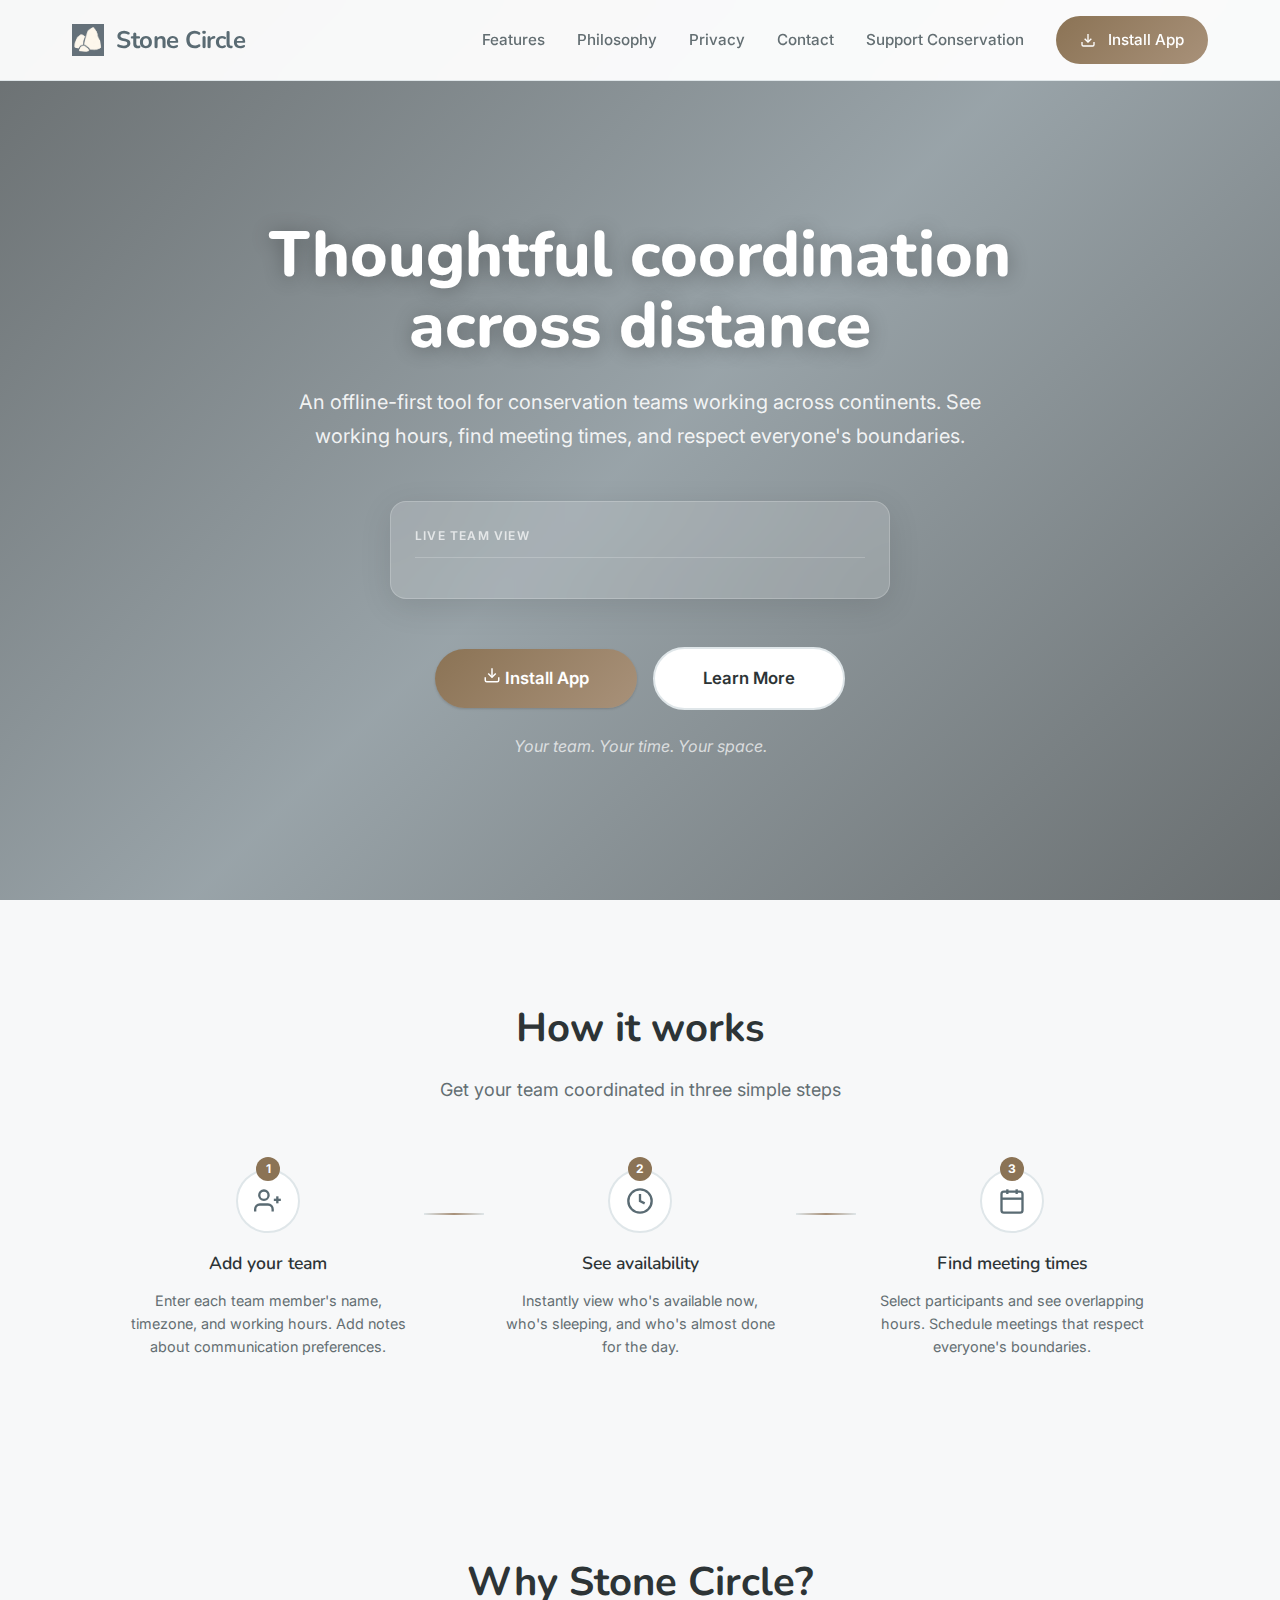
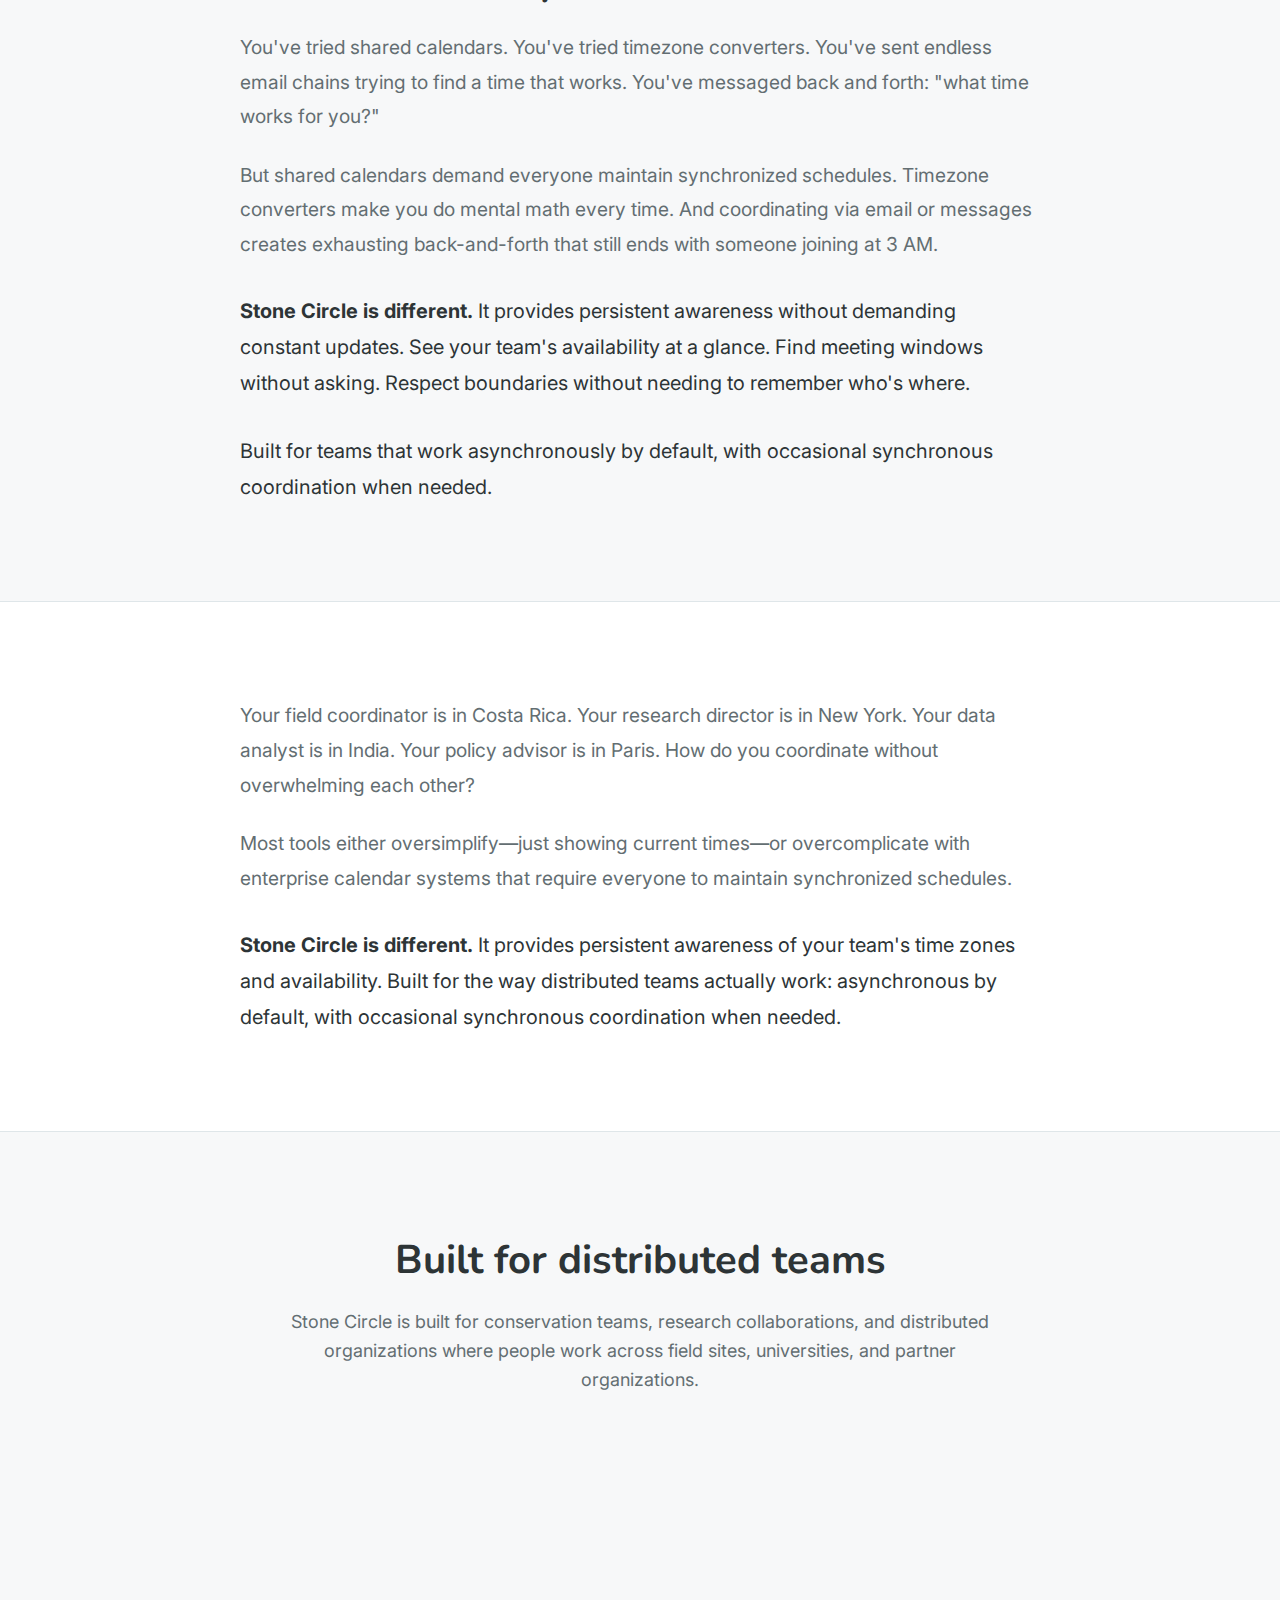
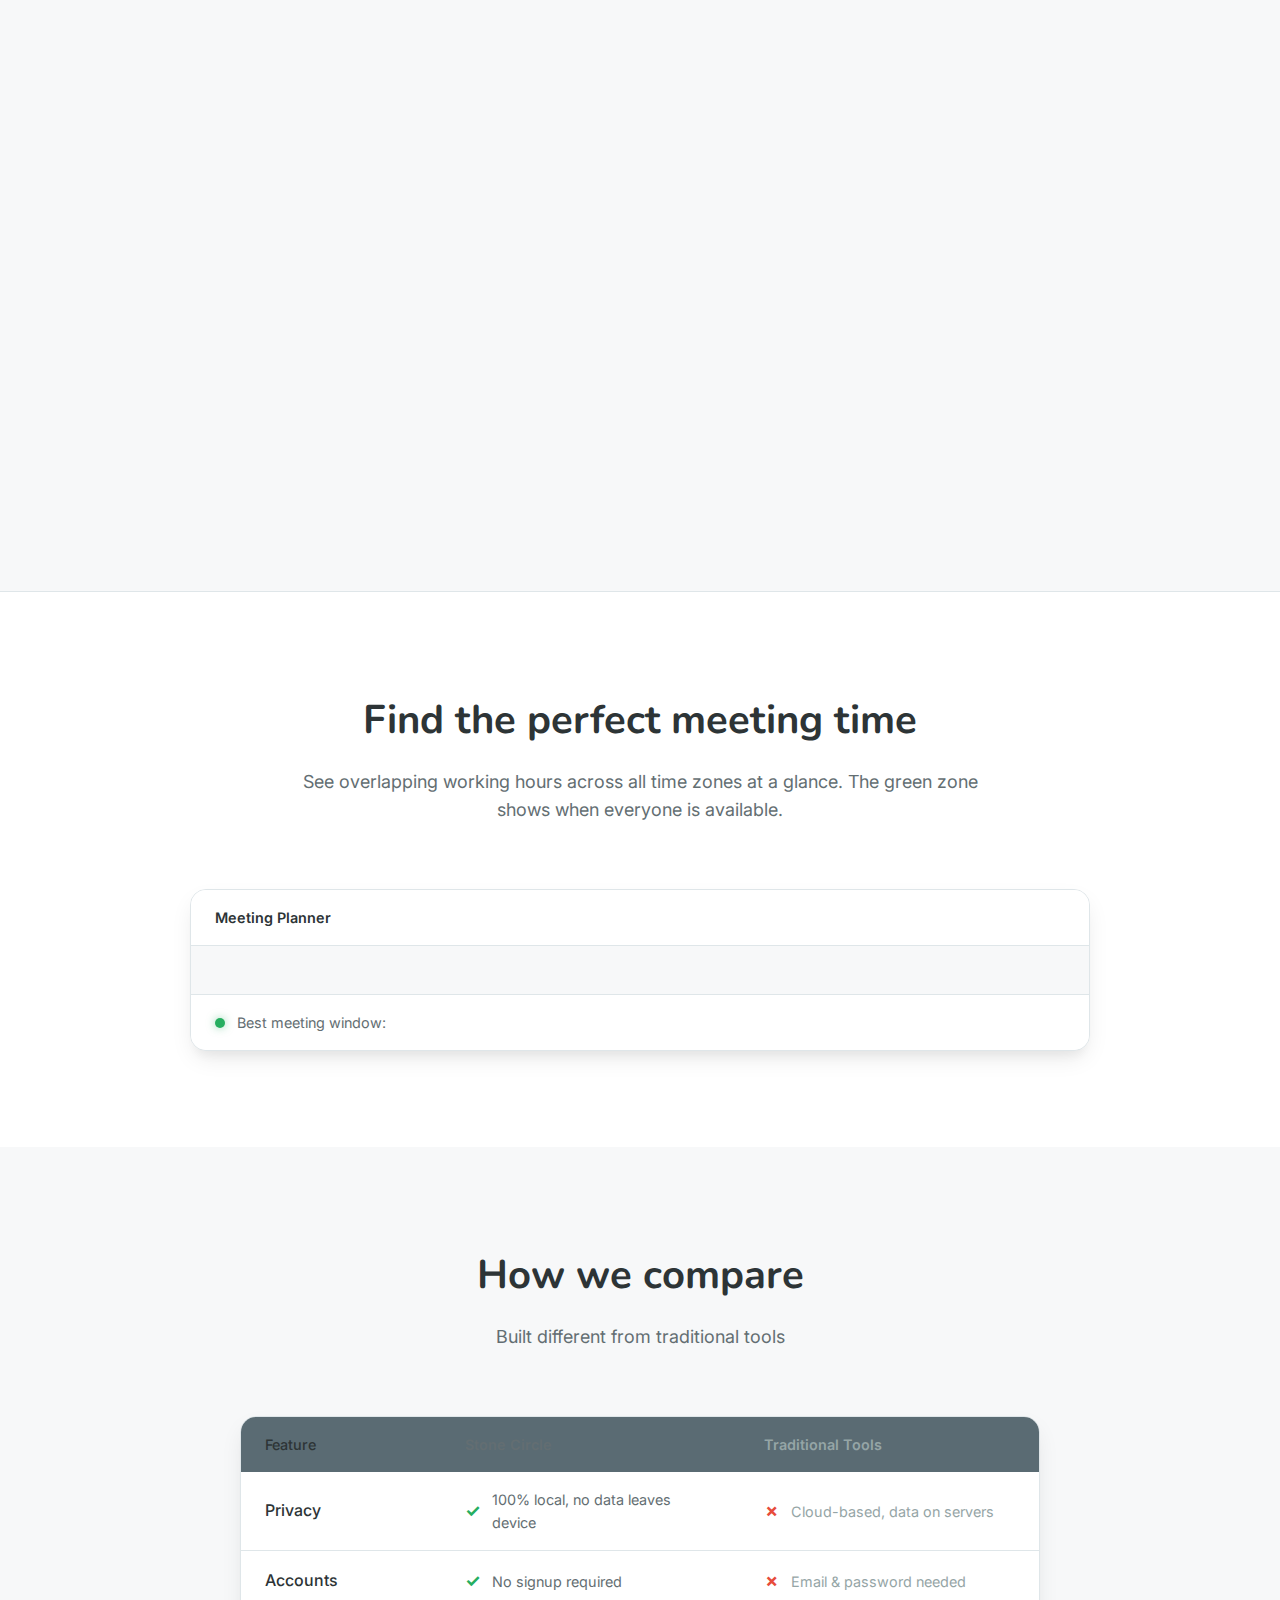
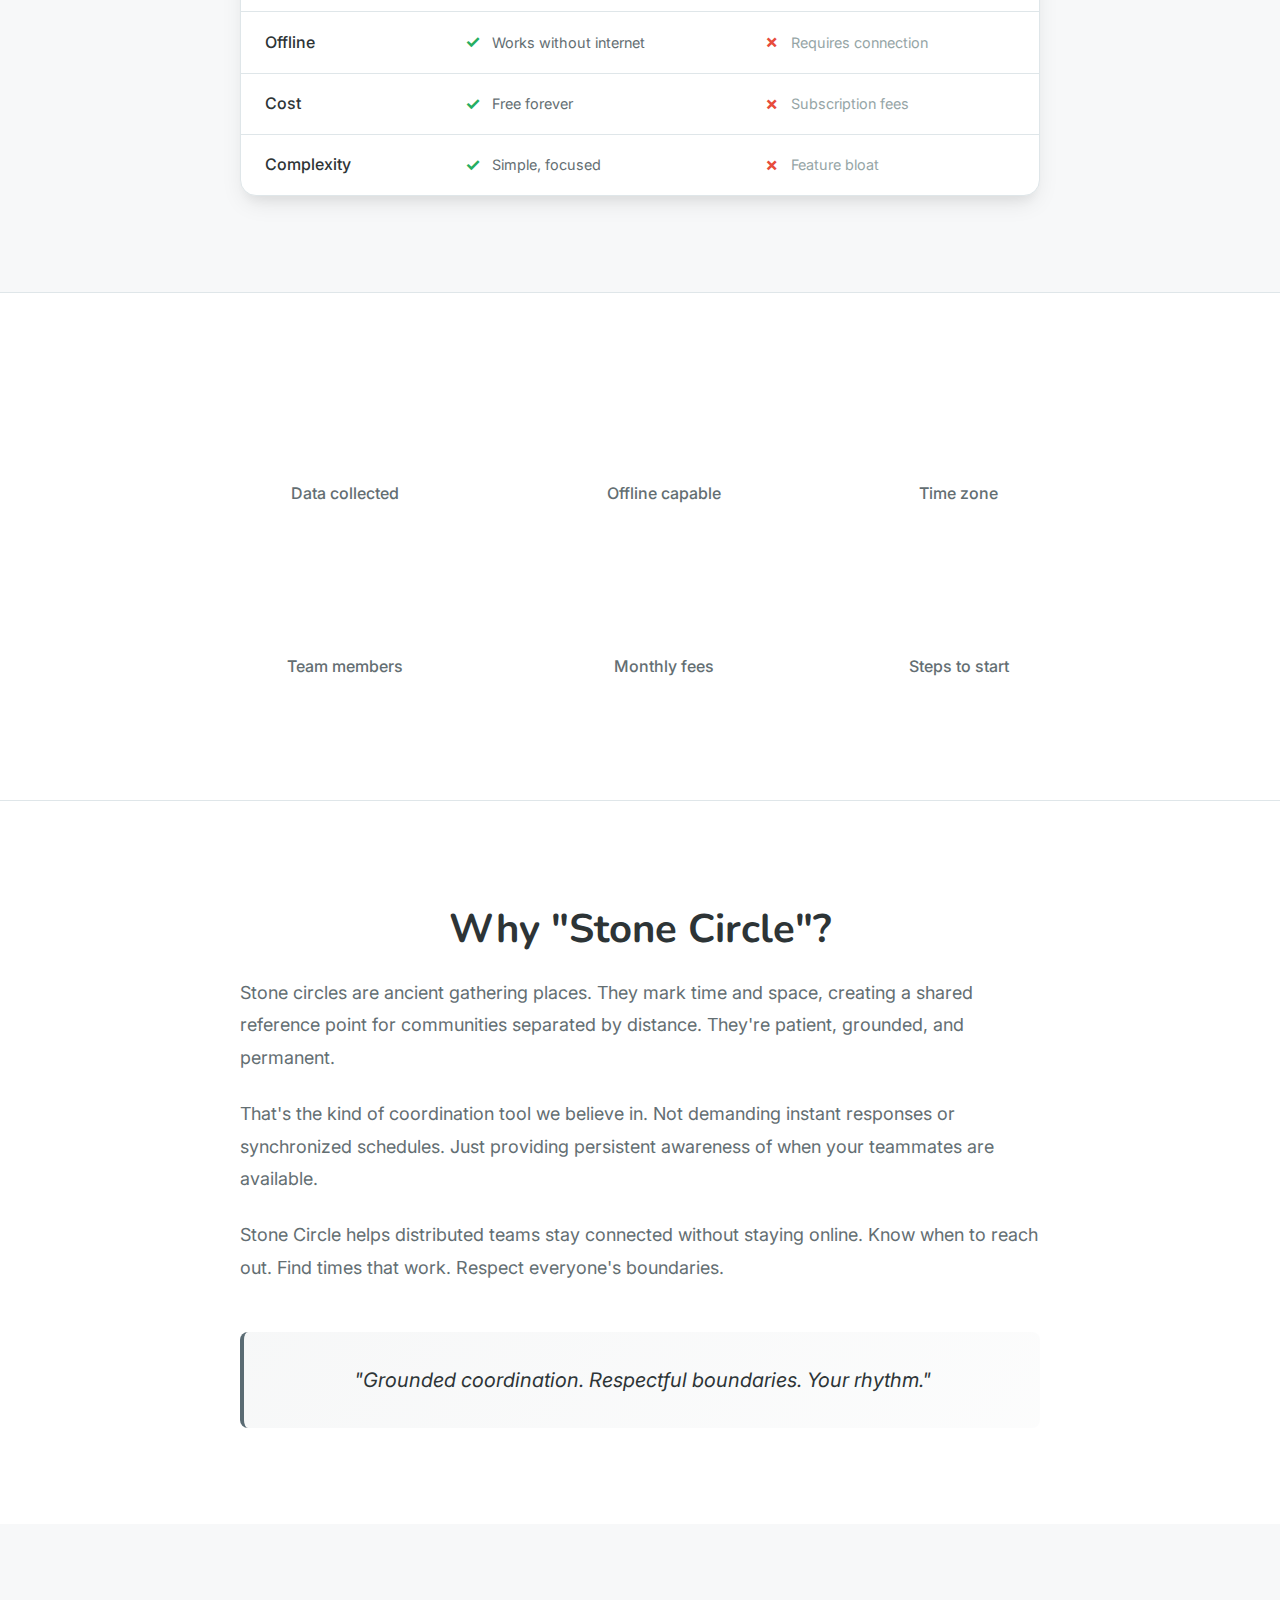
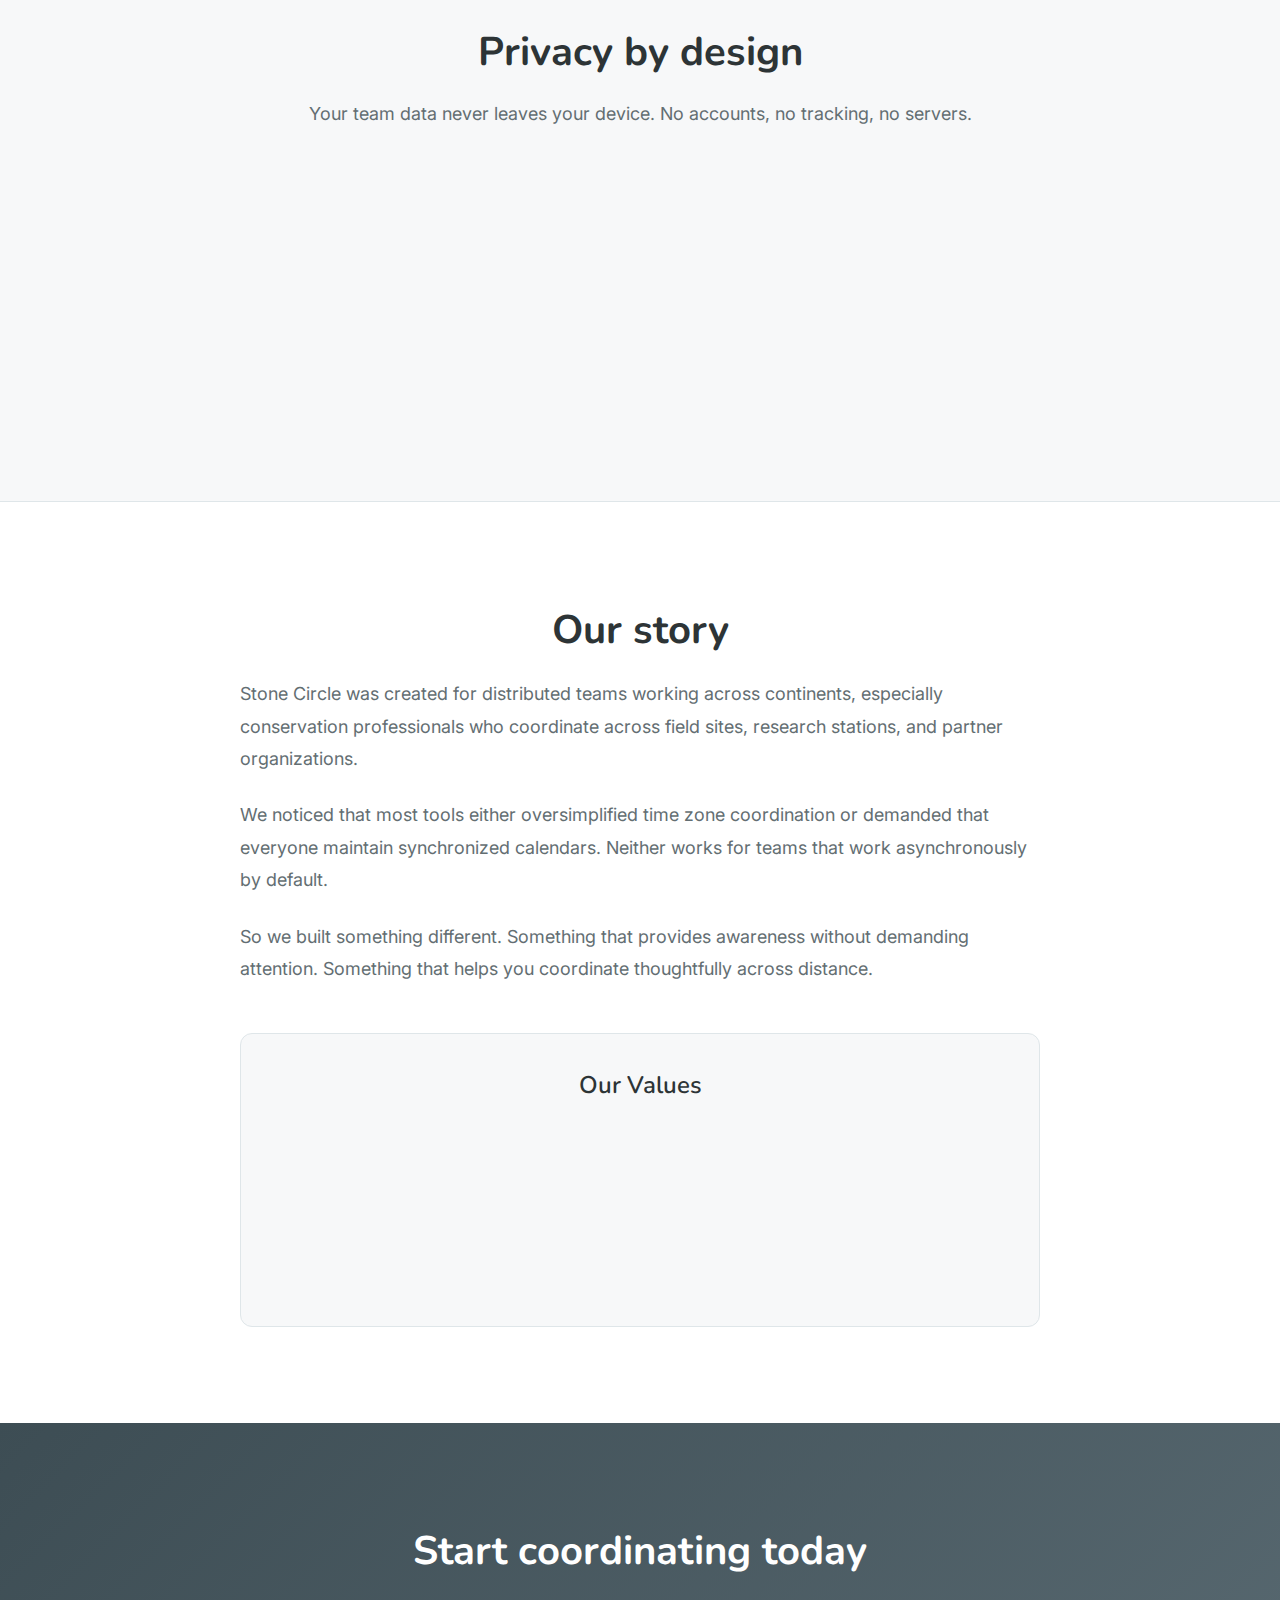
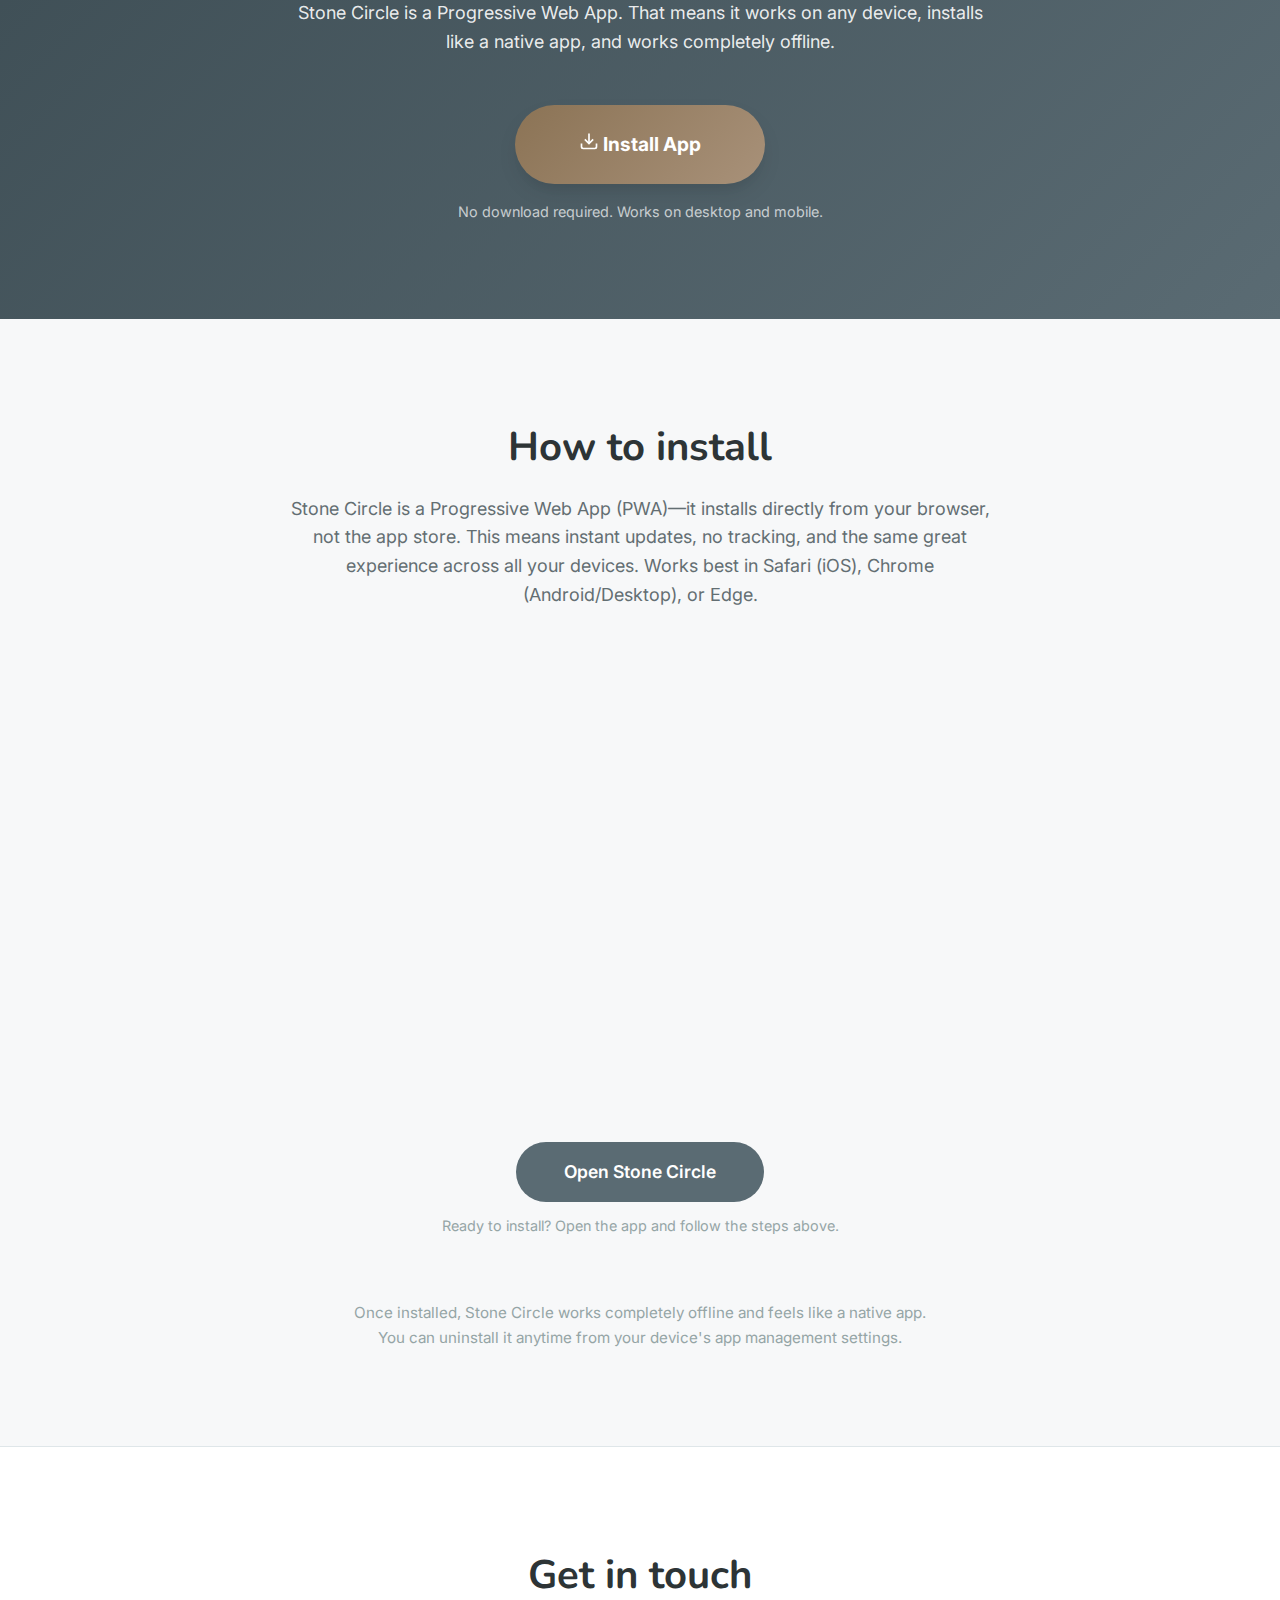
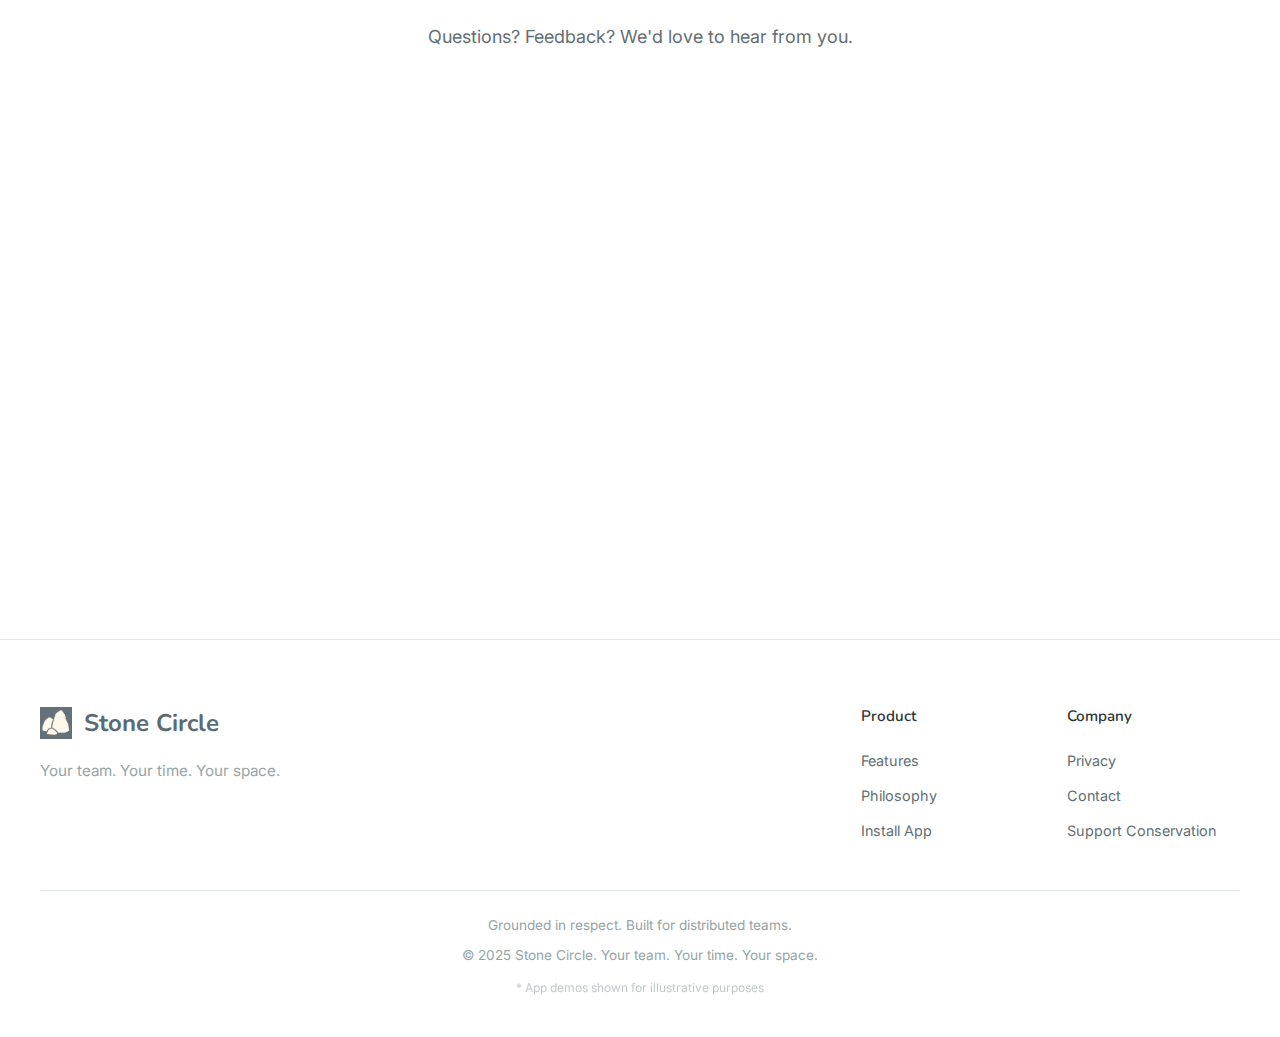
<file: index.html>
<!DOCTYPE html>
<html lang="en">
<head>
    <meta charset="UTF-8">
    <meta name="viewport" content="width=device-width, initial-scale=1.0">
    <title>Stone Circle - Time zone awareness for distributed teams</title>
    <meta name="description" content="An offline-first tool for distributed conservation teams. See working hours across time zones, find meeting times, and respect everyone's boundaries.">

    <!-- Favicon -->
    <link rel="icon" type="image/png" href="logo.png">
    <link rel="apple-touch-icon" href="logo.png">

    <!-- Social Meta Tags -->
    <meta property="og:title" content="Stone Circle - Time zone awareness for distributed teams">
    <meta property="og:description" content="An offline-first tool for distributed conservation teams working across continents.">
    <meta property="og:image" content="https://stonecircle.space/logo.png">
    <meta property="og:url" content="https://stonecircle.space">
    <meta property="og:type" content="website">
    <meta name="twitter:card" content="summary_large_image">
    <meta name="twitter:title" content="Stone Circle - Time zone awareness for distributed teams">
    <meta name="twitter:description" content="An offline-first tool for distributed conservation teams working across continents.">
    <meta name="twitter:image" content="https://stonecircle.space/logo.png">

    <!-- Fonts -->
    <link rel="preconnect" href="https://fonts.googleapis.com">
    <link rel="preconnect" href="https://fonts.gstatic.com" crossorigin>
    <link href="https://fonts.googleapis.com/css2?family=Inter:wght@300;400;500;600&family=Nunito:wght@600;700;800&display=swap" rel="stylesheet">

    <link rel="stylesheet" href="styles.css">
</head>
<body>
    <!-- Navigation -->
    <nav class="nav">
        <div class="nav-container">
            <div class="nav-logo">
                <img src="logo.png" alt="Stone Circle" class="logo-icon">
                <span class="logo-text">Stone Circle</span>
            </div>
            <button class="mobile-menu-toggle" aria-label="Toggle menu">
                <span></span>
                <span></span>
                <span></span>
            </button>
            <div class="nav-links">
                <a href="#features">Features</a>
                <a href="#philosophy">Philosophy</a>
                <a href="#privacy">Privacy</a>
                <a href="#contact">Contact</a>
                <a href="support.html">Support Conservation</a>
                <a href="#how-to-install" class="nav-cta btn-with-icon">
                    <svg width="16" height="16" viewBox="0 0 24 24" fill="none" stroke="currentColor" stroke-width="2">
                        <path d="M21 15v4a2 2 0 0 1-2 2H5a2 2 0 0 1-2-2v-4"></path>
                        <polyline points="7 10 12 15 17 10"></polyline>
                        <line x1="12" y1="15" x2="12" y2="3"></line>
                    </svg>
                    Install App
                </a>
            </div>
        </div>
    </nav>

    <!-- Hero Section with Ken Burns & Particles -->
    <section class="hero">
        <div class="hero-background">
            <div class="hero-image"></div>
            <canvas id="particle-canvas"></canvas>
            <div class="hero-overlay"></div>
        </div>
        <div class="hero-container">
            <div class="hero-content">
                <h1 class="hero-title">
                    <span class="title-line">Thoughtful coordination</span>
                    <span class="title-line">across distance</span>
                </h1>
                <p class="hero-subtitle">An offline-first tool for conservation teams working across continents. See working hours, find meeting times, and respect everyone's boundaries.</p>

                <!-- Live Timezone Simulation -->
                <div class="timezone-simulation">
                    <div class="simulation-header">
                        <span class="simulation-label">Live team view</span>
                        <span class="simulation-time" id="your-time"></span>
                    </div>
                    <div class="simulation-members" id="simulation-members">
                        <!-- Populated by JavaScript -->
                    </div>
                </div>

                <div class="hero-cta">
                    <a href="#how-to-install" class="btn-primary btn-with-icon">
                        <svg width="18" height="18" viewBox="0 0 24 24" fill="none" stroke="currentColor" stroke-width="2">
                            <path d="M21 15v4a2 2 0 0 1-2 2H5a2 2 0 0 1-2-2v-4"></path>
                            <polyline points="7 10 12 15 17 10"></polyline>
                            <line x1="12" y1="15" x2="12" y2="3"></line>
                        </svg>
                        Install App
                    </a>
                    <a href="#features" class="btn-secondary">Learn More</a>
                </div>
                <p class="hero-tagline">Your team. Your time. Your space.</p>
            </div>
        </div>
    </section>

    <!-- How It Works Section -->
    <section class="section how-it-works">
        <div class="container">
            <h2 class="section-title">How it works</h2>
            <p class="section-intro">Get your team coordinated in three simple steps</p>

            <div class="steps-container">
                <div class="step">
                    <div class="step-number">1</div>
                    <div class="step-icon">
                        <svg viewBox="0 0 24 24" fill="none" stroke="currentColor" stroke-width="2">
                            <path d="M16 21v-2a4 4 0 0 0-4-4H5a4 4 0 0 0-4 4v2"></path>
                            <circle cx="8.5" cy="7" r="4"></circle>
                            <line x1="20" y1="8" x2="20" y2="14"></line>
                            <line x1="23" y1="11" x2="17" y2="11"></line>
                        </svg>
                    </div>
                    <h3>Add your team</h3>
                    <p>Enter each team member's name, timezone, and working hours. Add notes about communication preferences.</p>
                </div>

                <div class="step-connector"></div>

                <div class="step">
                    <div class="step-number">2</div>
                    <div class="step-icon">
                        <svg viewBox="0 0 24 24" fill="none" stroke="currentColor" stroke-width="2">
                            <circle cx="12" cy="12" r="10"></circle>
                            <polyline points="12 6 12 12 16 14"></polyline>
                        </svg>
                    </div>
                    <h3>See availability</h3>
                    <p>Instantly view who's available now, who's sleeping, and who's almost done for the day.</p>
                </div>

                <div class="step-connector"></div>

                <div class="step">
                    <div class="step-number">3</div>
                    <div class="step-icon">
                        <svg viewBox="0 0 24 24" fill="none" stroke="currentColor" stroke-width="2">
                            <rect x="3" y="4" width="18" height="18" rx="2" ry="2"></rect>
                            <line x1="16" y1="2" x2="16" y2="6"></line>
                            <line x1="8" y1="2" x2="8" y2="6"></line>
                            <line x1="3" y1="10" x2="21" y2="10"></line>
                        </svg>
                    </div>
                    <h3>Find meeting times</h3>
                    <p>Select participants and see overlapping hours. Schedule meetings that respect everyone's boundaries.</p>
                </div>
            </div>
        </div>
    </section>

    <!-- Why Stone Circle Section -->
    <section class="section why-stone-circle">
        <div class="container-narrow">
            <h2 class="section-title">Why Stone Circle?</h2>
            <p class="problem-text">You've tried shared calendars. You've tried timezone converters. You've sent endless email chains trying to find a time that works. You've messaged back and forth: "what time works for you?"</p>
            <p class="problem-text">But shared calendars demand everyone maintain synchronized schedules. Timezone converters make you do mental math every time. And coordinating via email or messages creates exhausting back-and-forth that still ends with someone joining at 3 AM.</p>
            <p class="problem-solution"><strong>Stone Circle is different.</strong> It provides persistent awareness without demanding constant updates. See your team's availability at a glance. Find meeting windows without asking. Respect boundaries without needing to remember who's where.</p>
            <p class="problem-solution">Built for teams that work asynchronously by default, with occasional synchronous coordination when needed.</p>
        </div>
    </section>

    <!-- The Problem Section -->
    <section class="section problem">
        <div class="container-narrow">
            <p class="problem-text">Your field coordinator is in Costa Rica. Your research director is in New York. Your data analyst is in India. Your policy advisor is in Paris. How do you coordinate without overwhelming each other?</p>
            <p class="problem-text">Most tools either oversimplify—just showing current times—or overcomplicate with enterprise calendar systems that require everyone to maintain synchronized schedules.</p>
            <p class="problem-solution"><strong>Stone Circle is different.</strong> It provides persistent awareness of your team's time zones and availability. Built for the way distributed teams actually work: asynchronous by default, with occasional synchronous coordination when needed.</p>
        </div>
    </section>

    <!-- Features Section -->
    <section id="features" class="section features">
        <div class="container">
            <h2 class="section-title">Built for distributed teams</h2>
            <p class="section-intro">Stone Circle is built for conservation teams, research collaborations, and distributed organizations where people work across field sites, universities, and partner organizations.</p>

            <div class="features-grid">
                <div class="feature-card">
                    <div class="feature-icon">
                        <svg viewBox="0 0 24 24" fill="none" stroke="currentColor" stroke-width="2">
                            <circle cx="12" cy="12" r="10"></circle>
                            <polyline points="12 6 12 12 16 14"></polyline>
                        </svg>
                    </div>
                    <h3>Time Zone Overview</h3>
                    <p>See your entire team at a glance. Current time, working hours, and availability status for everyone. Color-coded indicators show who's available right now.</p>
                </div>

                <div class="feature-card">
                    <div class="feature-icon">
                        <svg viewBox="0 0 24 24" fill="none" stroke="currentColor" stroke-width="2">
                            <rect x="3" y="4" width="18" height="18" rx="2" ry="2"></rect>
                            <line x1="16" y1="2" x2="16" y2="6"></line>
                            <line x1="8" y1="2" x2="8" y2="6"></line>
                            <line x1="3" y1="10" x2="21" y2="10"></line>
                        </svg>
                    </div>
                    <h3>Meeting Time Finder</h3>
                    <p>Select participants and instantly see overlapping working hours. Visual timeline shows availability across all time zones with smart suggestions for times that work for everyone.</p>
                </div>

                <div class="feature-card">
                    <div class="feature-icon">
                        <svg viewBox="0 0 24 24" fill="none" stroke="currentColor" stroke-width="2">
                            <path d="M21 10c0 7-9 13-9 13s-9-6-9-13a9 9 0 0 1 18 0z"></path>
                            <circle cx="12" cy="10" r="3"></circle>
                        </svg>
                    </div>
                    <h3>Travel Tracking</h3>
                    <p>Team members traveling? Add temporary time zones for fieldwork, conferences, or research trips. Everyone can see where people are and plan accordingly.</p>
                </div>

                <div class="feature-card">
                    <div class="feature-icon">
                        <svg viewBox="0 0 24 24" fill="none" stroke="currentColor" stroke-width="2">
                            <path d="M17 21v-2a4 4 0 0 0-4-4H5a4 4 0 0 0-4 4v2"></path>
                            <circle cx="9" cy="7" r="4"></circle>
                            <path d="M23 21v-2a4 4 0 0 0-3-3.87"></path>
                            <path d="M16 3.13a4 4 0 0 1 0 7.75"></path>
                        </svg>
                    </div>
                    <h3>Rich Context</h3>
                    <p>Store communication preferences, working patterns, and notes. Know whether someone prefers WhatsApp for urgent matters or has limited connectivity in the field.</p>
                </div>

                <div class="feature-card">
                    <div class="feature-icon">
                        <svg viewBox="0 0 24 24" fill="none" stroke="currentColor" stroke-width="2">
                            <path d="M20.59 13.41l-7.17 7.17a2 2 0 0 1-2.83 0L2 12V2h10l8.59 8.59a2 2 0 0 1 0 2.82z"></path>
                            <line x1="7" y1="7" x2="7.01" y2="7"></line>
                        </svg>
                    </div>
                    <h3>Smart Organization</h3>
                    <p>Tag team members by project, working group, or region. Filter and sort by any criteria. Star frequent collaborators for quick access via command palette.</p>
                </div>

                <div class="feature-card">
                    <div class="feature-icon">
                        <svg viewBox="0 0 24 24" fill="none" stroke="currentColor" stroke-width="2">
                            <path d="M21 2H3v16h5v4l4-4h5l4-4V2zm-10 9V7m5 4V7"></path>
                        </svg>
                    </div>
                    <h3>Works Offline</h3>
                    <p>Full functionality without internet connectivity. Perfect for remote field sites. Install as a Progressive Web App on any device.</p>
                </div>
            </div>
        </div>
    </section>

    <!-- Meeting Time Preview Section -->
    <section class="section meeting-preview">
        <div class="container">
            <h2 class="section-title">Find the perfect meeting time</h2>
            <p class="section-intro">See overlapping working hours across all time zones at a glance. The green zone shows when everyone is available.</p>

            <div class="meeting-demo">
                <div class="meeting-demo-header">
                    <span class="demo-label">Meeting Planner</span>
                    <span class="demo-time" id="demo-current-time"></span>
                </div>
                <div class="meeting-timeline" id="meeting-timeline">
                    <!-- Populated by JavaScript -->
                </div>
                <div class="meeting-demo-footer">
                    <div class="overlap-indicator">
                        <span class="overlap-dot"></span>
                        <span>Best meeting window: <strong id="overlap-time"></strong></span>
                    </div>
                </div>
            </div>
        </div>
    </section>

    <!-- Comparison Section -->
    <section class="section comparison">
        <div class="container">
            <h2 class="section-title">How we compare</h2>
            <p class="section-intro">Built different from traditional tools</p>

            <div class="comparison-table">
                <div class="comparison-header">
                    <div class="comparison-feature">Feature</div>
                    <div class="comparison-stone">Stone Circle</div>
                    <div class="comparison-others">Traditional Tools</div>
                </div>

                <div class="comparison-row">
                    <div class="comparison-feature">Privacy</div>
                    <div class="comparison-stone">
                        <span class="check">✓</span>
                        <span>100% local, no data leaves device</span>
                    </div>
                    <div class="comparison-others">
                        <span class="cross">✗</span>
                        <span>Cloud-based, data on servers</span>
                    </div>
                </div>

                <div class="comparison-row">
                    <div class="comparison-feature">Accounts</div>
                    <div class="comparison-stone">
                        <span class="check">✓</span>
                        <span>No signup required</span>
                    </div>
                    <div class="comparison-others">
                        <span class="cross">✗</span>
                        <span>Email & password needed</span>
                    </div>
                </div>

                <div class="comparison-row">
                    <div class="comparison-feature">Offline</div>
                    <div class="comparison-stone">
                        <span class="check">✓</span>
                        <span>Works without internet</span>
                    </div>
                    <div class="comparison-others">
                        <span class="cross">✗</span>
                        <span>Requires connection</span>
                    </div>
                </div>

                <div class="comparison-row">
                    <div class="comparison-feature">Cost</div>
                    <div class="comparison-stone">
                        <span class="check">✓</span>
                        <span>Free forever</span>
                    </div>
                    <div class="comparison-others">
                        <span class="cross">✗</span>
                        <span>Subscription fees</span>
                    </div>
                </div>

                <div class="comparison-row">
                    <div class="comparison-feature">Complexity</div>
                    <div class="comparison-stone">
                        <span class="check">✓</span>
                        <span>Simple, focused</span>
                    </div>
                    <div class="comparison-others">
                        <span class="cross">✗</span>
                        <span>Feature bloat</span>
                    </div>
                </div>
            </div>
        </div>
    </section>

    <!-- Stats Section -->
    <section class="section by-the-numbers">
        <div class="container">
            <div class="numbers-grid">
                <div class="number-item">
                    <span class="number-value" data-target="0">0</span>
                    <span class="number-label">Data collected</span>
                </div>
                <div class="number-item">
                    <span class="number-value" data-target="100" data-suffix="%">0</span>
                    <span class="number-label">Offline capable</span>
                </div>
                <div class="number-item">
                    <span class="number-value" data-text="Every">Every</span>
                    <span class="number-label">Time zone</span>
                </div>
                <div class="number-item">
                    <span class="number-value" data-text="Unlimited">Unlimited</span>
                    <span class="number-label">Team members</span>
                </div>
                <div class="number-item">
                    <span class="number-value" data-target="0" data-prefix="$">0</span>
                    <span class="number-label">Monthly fees</span>
                </div>
                <div class="number-item">
                    <span class="number-value" data-target="3">0</span>
                    <span class="number-label">Steps to start</span>
                </div>
            </div>
        </div>
    </section>

    <!-- Philosophy Section -->
    <section id="philosophy" class="section philosophy">
        <div class="container-narrow">
            <h2 class="section-title">Why "Stone Circle"?</h2>
            <p class="philosophy-text">Stone circles are ancient gathering places. They mark time and space, creating a shared reference point for communities separated by distance. They're patient, grounded, and permanent.</p>
            <p class="philosophy-text">That's the kind of coordination tool we believe in. Not demanding instant responses or synchronized schedules. Just providing persistent awareness of when your teammates are available.</p>
            <p class="philosophy-text">Stone Circle helps distributed teams stay connected without staying online. Know when to reach out. Find times that work. Respect everyone's boundaries.</p>
            <div class="philosophy-quote">
                "Grounded coordination. Respectful boundaries. Your rhythm."
            </div>
        </div>
    </section>

    <!-- Privacy Section -->
    <section id="privacy" class="section privacy">
        <div class="container">
            <h2 class="section-title">Privacy by design</h2>
            <p class="section-intro">Your team data never leaves your device. No accounts, no tracking, no servers.</p>

            <div class="privacy-grid">
                <div class="privacy-item">
                    <h3>Local Storage</h3>
                    <p>All data lives on your device using your browser's IndexedDB. Nothing is ever transmitted to any server.</p>
                </div>

                <div class="privacy-item">
                    <h3>No Tracking</h3>
                    <p>No analytics. No cookies. No surveillance. We don't track your usage or monitor your behavior.</p>
                </div>

                <div class="privacy-item">
                    <h3>No Accounts</h3>
                    <p>No email required. No passwords. No personal information. Just open the app and start.</p>
                </div>

                <div class="privacy-item">
                    <h3>Your Control</h3>
                    <p>Export your data anytime as JSON or CSV. Import to another device. Your data belongs to you.</p>
                </div>
            </div>
        </div>
    </section>

    <!-- Our Story Section -->
    <section class="section our-story">
        <div class="container-narrow">
            <h2 class="section-title">Our story</h2>
            <p class="story-text">Stone Circle was created for distributed teams working across continents, especially conservation professionals who coordinate across field sites, research stations, and partner organizations.</p>
            <p class="story-text">We noticed that most tools either oversimplified time zone coordination or demanded that everyone maintain synchronized calendars. Neither works for teams that work asynchronously by default.</p>
            <p class="story-text">So we built something different. Something that provides awareness without demanding attention. Something that helps you coordinate thoughtfully across distance.</p>

            <div class="values-box">
                <h3>Our Values</h3>
                <div class="values-grid">
                    <div class="value-item">
                        <strong>Privacy</strong>
                        <span>Your data never leaves your device</span>
                    </div>
                    <div class="value-item">
                        <strong>Offline-First</strong>
                        <span>Works everywhere, even remote sites</span>
                    </div>
                    <div class="value-item">
                        <strong>Respectful</strong>
                        <span>No notifications, no urgency</span>
                    </div>
                    <div class="value-item">
                        <strong>Focused</strong>
                        <span>Does one thing really well</span>
                    </div>
                    <div class="value-item">
                        <strong>Accessible</strong>
                        <span>Free, no limitations</span>
                    </div>
                    <div class="value-item">
                        <strong>Sustainable</strong>
                        <span>No servers, no ongoing costs</span>
                    </div>
                </div>
            </div>
        </div>
    </section>

    <!-- Get Started Section -->
    <section id="get-started" class="section get-started">
        <div class="container-narrow">
            <h2 class="section-title">Start coordinating today</h2>
            <p class="get-started-intro">Stone Circle is a Progressive Web App. That means it works on any device, installs like a native app, and works completely offline.</p>
            <div class="get-started-cta">
                <a href="#how-to-install" class="btn-primary-large btn-with-icon">
                    <svg width="20" height="20" viewBox="0 0 24 24" fill="none" stroke="currentColor" stroke-width="2">
                        <path d="M21 15v4a2 2 0 0 1-2 2H5a2 2 0 0 1-2-2v-4"></path>
                        <polyline points="7 10 12 15 17 10"></polyline>
                        <line x1="12" y1="15" x2="12" y2="3"></line>
                    </svg>
                    Install App
                </a>
                <p class="get-started-note">No download required. Works on desktop and mobile.</p>
            </div>
        </div>
    </section>

    <!-- How to Install Section -->
    <section id="how-to-install" class="section how-to-install">
        <div class="container">
            <h2 class="section-title">How to install</h2>
            <p class="install-intro">Stone Circle is a Progressive Web App (PWA)—it installs directly from your browser, not the app store. This means instant updates, no tracking, and the same great experience across all your devices. Works best in Safari (iOS), Chrome (Android/Desktop), or Edge.</p>

            <div class="install-grid">
                <div class="install-card">
                    <div class="install-card-icon">
                        <svg viewBox="0 0 24 24" fill="currentColor" width="32" height="32">
                            <path d="M18.71 19.5c-.83 1.24-1.71 2.45-3.05 2.47-1.34.03-1.77-.79-3.29-.79-1.53 0-2 .77-3.27.82-1.31.05-2.3-1.32-3.14-2.53C4.25 17 2.94 12.45 4.7 9.39c.87-1.52 2.43-2.48 4.12-2.51 1.28-.02 2.5.87 3.29.87.78 0 2.26-1.07 3.81-.91.65.03 2.47.26 3.64 1.98-.09.06-2.17 1.28-2.15 3.81.03 3.02 2.65 4.03 2.68 4.04-.03.07-.42 1.44-1.38 2.83M13 3.5c.73-.83 1.94-1.46 2.94-1.5.13 1.17-.34 2.35-1.04 3.19-.69.85-1.83 1.51-2.95 1.42-.15-1.15.41-2.35 1.05-3.11z"/>
                        </svg>
                    </div>
                    <h3 class="install-card-title">iPhone & iPad</h3>
                    <ol class="install-steps">
                        <li>Open Stone Circle in Safari</li>
                        <li>Tap the Share button (square with arrow pointing up)</li>
                        <li>Scroll down and tap "Add to Home Screen"</li>
                        <li>Tap "Add" in the top right</li>
                        <li>Stone Circle will appear on your home screen</li>
                    </ol>
                </div>

                <div class="install-card">
                    <div class="install-card-icon">
                        <svg viewBox="0 0 24 24" fill="currentColor" width="32" height="32">
                            <path d="M6 18c0 .55.45 1 1 1h1v3.5c0 .83.67 1.5 1.5 1.5s1.5-.67 1.5-1.5V19h2v3.5c0 .83.67 1.5 1.5 1.5s1.5-.67 1.5-1.5V19h1c.55 0 1-.45 1-1V8H6v10zM3.5 8C2.67 8 2 8.67 2 9.5v7c0 .83.67 1.5 1.5 1.5S5 17.33 5 16.5v-7C5 8.67 4.33 8 3.5 8zm17 0c-.83 0-1.5.67-1.5 1.5v7c0 .83.67 1.5 1.5 1.5s1.5-.67 1.5-1.5v-7c0-.83-.67-1.5-1.5-1.5zm-4.97-5.84l1.3-1.3c.2-.2.2-.51 0-.71-.2-.2-.51-.2-.71 0l-1.48 1.48C13.85 1.23 12.95 1 12 1c-.96 0-1.86.23-2.66.63L7.85.15c-.2-.2-.51-.2-.71 0-.2.2-.2.51 0 .71l1.31 1.31C6.97 3.26 6 5.01 6 7h12c0-1.99-.97-3.75-2.47-4.84zM10 5H9V4h1v1zm5 0h-1V4h1v1z"/>
                        </svg>
                    </div>
                    <h3 class="install-card-title">Android</h3>
                    <ol class="install-steps">
                        <li>Open Stone Circle in Chrome</li>
                        <li>Tap the three dots menu (⋮) in the top right</li>
                        <li>Tap "Add to Home screen" or "Install app"</li>
                        <li>Tap "Add" or "Install"</li>
                        <li>Stone Circle will appear in your app drawer</li>
                    </ol>
                </div>

                <div class="install-card">
                    <div class="install-card-icon">
                        <svg viewBox="0 0 24 24" fill="currentColor" width="32" height="32">
                            <path d="M21 2H3c-1.1 0-2 .9-2 2v12c0 1.1.9 2 2 2h7v2H8v2h8v-2h-2v-2h7c1.1 0 2-.9 2-2V4c0-1.1-.9-2-2-2zm0 14H3V4h18v12z"/>
                        </svg>
                    </div>
                    <h3 class="install-card-title">Desktop</h3>
                    <ol class="install-steps">
                        <li>Open Stone Circle in Chrome, Edge, or Safari</li>
                        <li>Look for the install icon (⊕ or computer icon) in the address bar</li>
                        <li>Click it and select "Install"</li>
                        <li>Stone Circle will open as a standalone app</li>
                        <li>Access it from your applications folder or desktop</li>
                    </ol>
                </div>
            </div>

            <div class="install-cta-container">
                <a href="https://app.stonecircle.space" target="_blank" rel="noopener noreferrer" class="install-open-btn">
                    Open Stone Circle
                </a>
                <p class="install-cta-note">Ready to install? Open the app and follow the steps above.</p>
            </div>

            <p class="install-note">Once installed, Stone Circle works completely offline and feels like a native app. You can uninstall it anytime from your device's app management settings.</p>
        </div>
    </section>

    <!-- Contact Section -->
    <section id="contact" class="section contact">
        <div class="container-narrow">
            <h2 class="section-title">Get in touch</h2>
            <p class="contact-intro">Questions? Feedback? We'd love to hear from you.</p>
            <div class="contact-form-embed">
                <iframe style="border:none;width:100%;" id="mosslog-contact-form-lhtz6c" src="https://noteforms.com/forms/mosslog-contact-form-lhtz6c"></iframe>
                <script type="text/javascript" onload="initEmbed('mosslog-contact-form-lhtz6c')" src="https://noteforms.com/widgets/iframe.min.js"></script>
            </div>
        </div>
    </section>

    <!-- Footer -->
    <footer class="footer">
        <div class="footer-container">
            <div class="footer-content">
                <div class="footer-brand">
                    <div class="footer-logo-container">
                        <img src="logo.png" alt="Stone Circle" class="footer-logo-icon">
                        <span class="footer-logo">Stone Circle</span>
                    </div>
                    <p class="footer-tagline">Your team. Your time. Your space.</p>
                </div>
                <div class="footer-links">
                    <div class="footer-column">
                        <h4>Product</h4>
                        <a href="#features">Features</a>
                        <a href="#philosophy">Philosophy</a>
                        <a href="#how-to-install">Install App</a>
                    </div>
                    <div class="footer-column">
                        <h4>Company</h4>
                        <a href="#privacy">Privacy</a>
                        <a href="#contact">Contact</a>
                        <a href="support.html">Support Conservation</a>
                    </div>
                </div>
            </div>
            <div class="footer-bottom">
                <p>Grounded in respect. Built for distributed teams.</p>
                <p>&copy; 2025 Stone Circle. Your team. Your time. Your space.</p>
                <p class="footer-disclaimer">* App demos shown for illustrative purposes</p>
            </div>
        </div>
    </footer>

    <script src="script.js"></script>
</body>
</html>
</file>
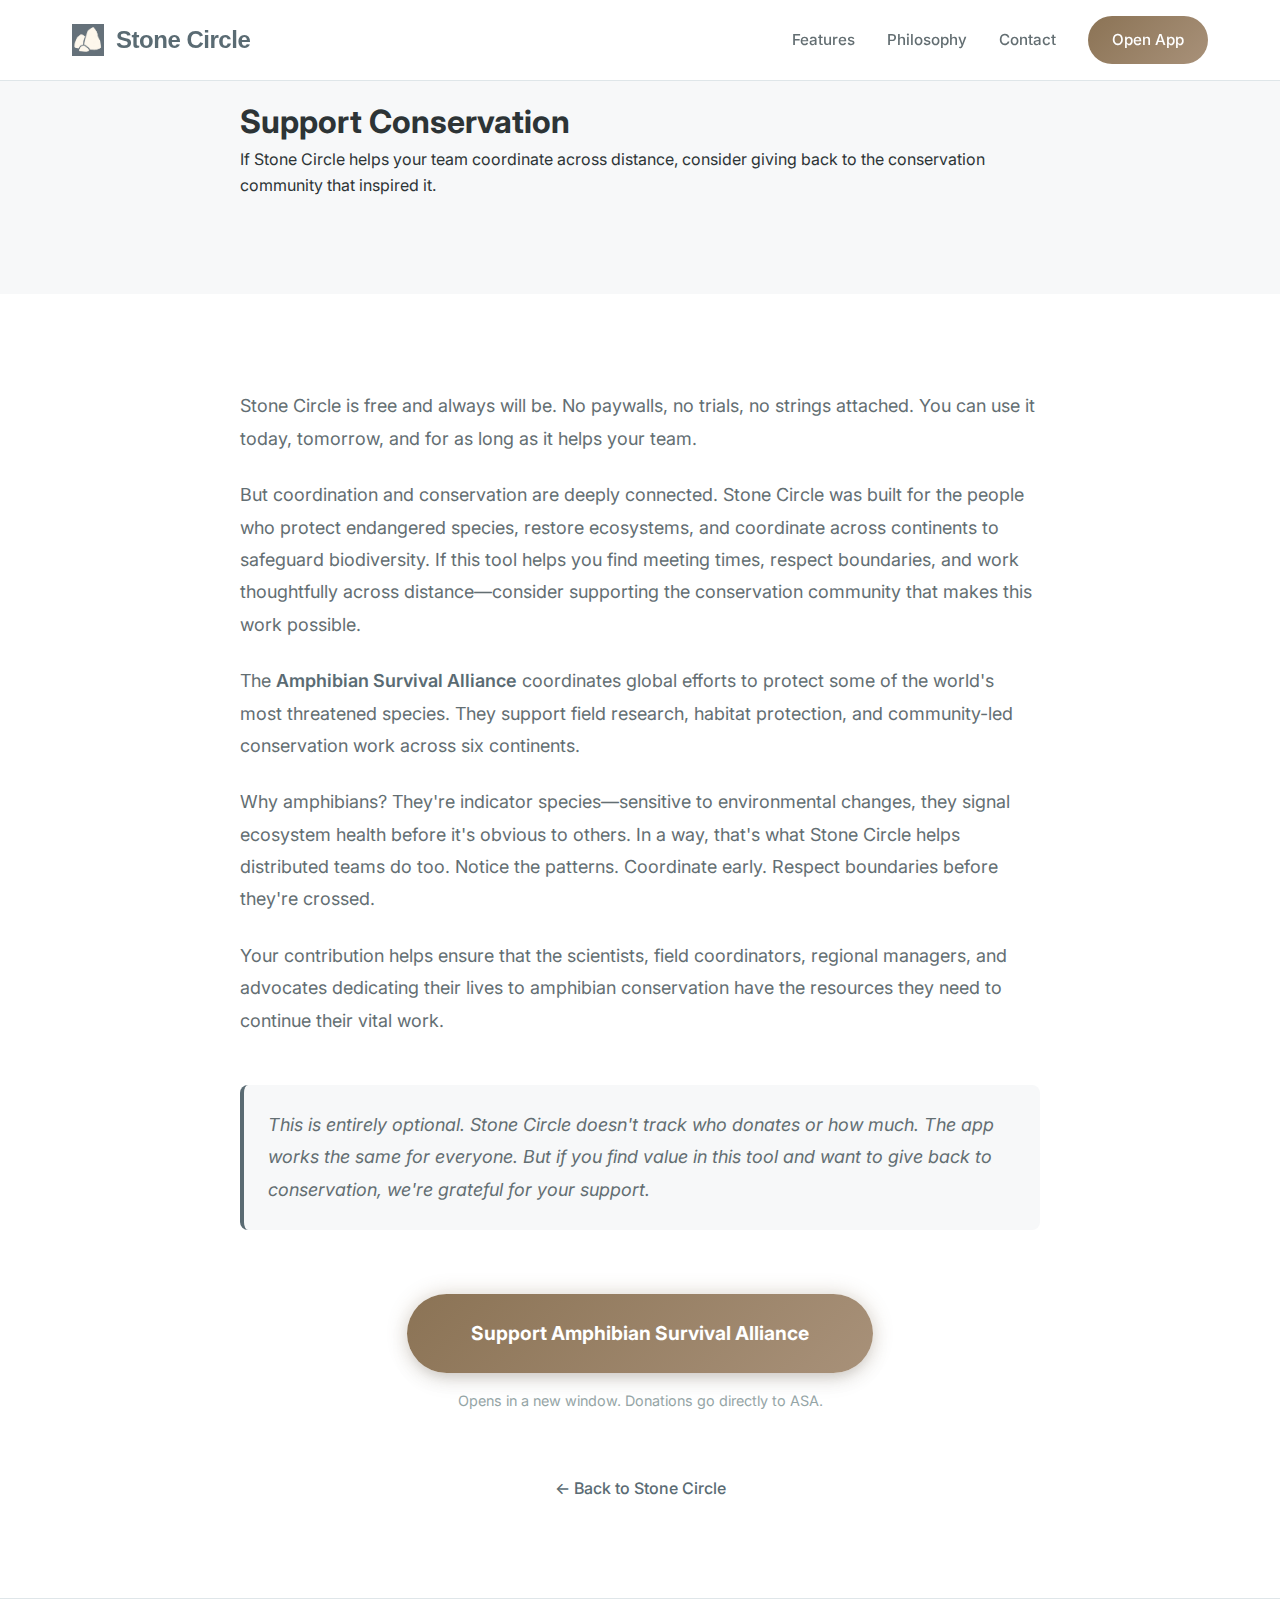
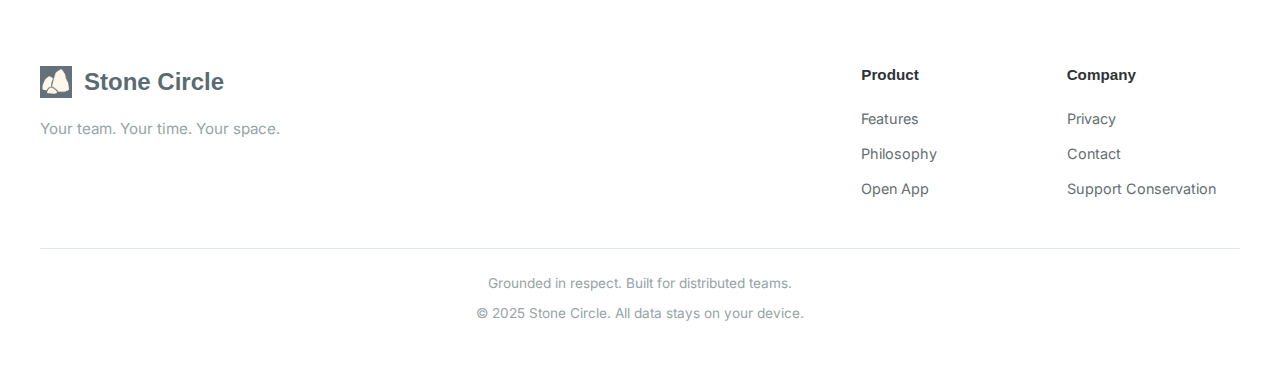
<file: support.html>
<!DOCTYPE html>
<html lang="en">
<head>
    <meta charset="UTF-8">
    <meta name="viewport" content="width=device-width, initial-scale=1.0">
    <title>Support Conservation - Stone Circle</title>

    <!-- Favicon -->
    <link rel="icon" type="image/png" href="logo.png">
    <link rel="apple-touch-icon" href="logo.png">

    <!-- Fonts -->
    <link rel="preconnect" href="https://fonts.googleapis.com">
    <link rel="preconnect" href="https://fonts.gstatic.com" crossorigin>
    <link href="https://fonts.googleapis.com/css2?family=Inter:wght@400;500;600;700&family=Newsreader:wght@400;600;700&display=swap" rel="stylesheet">

    <link rel="stylesheet" href="styles.css">
</head>
<body>
    <!-- Navigation -->
    <nav class="nav">
        <div class="nav-container">
            <a href="index.html" class="nav-logo">
                <img src="logo.png" alt="Stone Circle" class="logo-icon">
                <span class="logo-text">Stone Circle</span>
            </a>

            <button class="mobile-menu-toggle" aria-label="Toggle menu">
                <span></span>
                <span></span>
                <span></span>
            </button>

            <div class="nav-links">
                <a href="index.html#features">Features</a>
                <a href="index.html#philosophy">Philosophy</a>
                <a href="index.html#contact">Contact</a>
                <a href="https://stonecircle.space" class="nav-cta">Open App</a>
            </div>
        </div>
    </nav>

    <!-- Support Section -->
    <section class="section support-hero">
        <div class="container-narrow">
            <h1 class="support-title">Support Conservation</h1>
            <p class="support-subtitle">If Stone Circle helps your team coordinate across distance, consider giving back to the conservation community that inspired it.</p>
        </div>
    </section>

    <section class="section support-content">
        <div class="container-narrow">
            <div class="support-story">
                <p>Stone Circle is free and always will be. No paywalls, no trials, no strings attached. You can use it today, tomorrow, and for as long as it helps your team.</p>

                <p>But coordination and conservation are deeply connected. Stone Circle was built for the people who protect endangered species, restore ecosystems, and coordinate across continents to safeguard biodiversity. If this tool helps you find meeting times, respect boundaries, and work thoughtfully across distance—consider supporting the conservation community that makes this work possible.</p>

                <p>The <strong>Amphibian Survival Alliance</strong> coordinates global efforts to protect some of the world's most threatened species. They support field research, habitat protection, and community-led conservation work across six continents.</p>

                <p>Why amphibians? They're indicator species—sensitive to environmental changes, they signal ecosystem health before it's obvious to others. In a way, that's what Stone Circle helps distributed teams do too. Notice the patterns. Coordinate early. Respect boundaries before they're crossed.</p>

                <p>Your contribution helps ensure that the scientists, field coordinators, regional managers, and advocates dedicating their lives to amphibian conservation have the resources they need to continue their vital work.</p>

                <p class="support-philosophy">This is entirely optional. Stone Circle doesn't track who donates or how much. The app works the same for everyone. But if you find value in this tool and want to give back to conservation, we're grateful for your support.</p>
            </div>

            <div class="support-cta-container">
                <a href="https://www.amphibians.org/donate/" target="_blank" rel="noopener noreferrer" class="support-cta-button">
                    Support Amphibian Survival Alliance
                </a>
                <p class="support-cta-note">Opens in a new window. Donations go directly to ASA.</p>
            </div>

            <div class="support-back">
                <a href="index.html" class="support-back-link">← Back to Stone Circle</a>
            </div>
        </div>
    </section>

    <!-- Footer -->
    <footer class="footer">
        <div class="footer-container">
            <div class="footer-content">
                <div class="footer-brand">
                    <div class="footer-logo-container">
                        <img src="logo.png" alt="Stone Circle" class="footer-logo-icon">
                        <span class="footer-logo">Stone Circle</span>
                    </div>
                    <p class="footer-tagline">Your team. Your time. Your space.</p>
                </div>
                <div class="footer-links">
                    <div class="footer-column">
                        <h4>Product</h4>
                        <a href="index.html#features">Features</a>
                        <a href="index.html#philosophy">Philosophy</a>
                        <a href="https://stonecircle.space">Open App</a>
                    </div>
                    <div class="footer-column">
                        <h4>Company</h4>
                        <a href="index.html#privacy">Privacy</a>
                        <a href="index.html#contact">Contact</a>
                        <a href="support.html">Support Conservation</a>
                    </div>
                </div>
            </div>
            <div class="footer-bottom">
                <p>Grounded in respect. Built for distributed teams.</p>
                <p>&copy; 2025 Stone Circle. All data stays on your device.</p>
            </div>
        </div>
    </footer>

    <script src="script.js"></script>
</body>
</html>
</file>
<file: styles.css>
/* Stone Circle Marketing Site - Professional Design */

:root {
    /* Stone Gray Theme (matching the app) */
    --primary-color: #5a6b73;
    --primary-light: #7d8f96;
    --primary-dark: #3d4d54;
    --bg-color: #f7f8f9;

    /* Earth Accent */
    --earth-brown: #8b7355;
    --earth-light: #a89179;
    --earth-dark: #6d5a44;

    /* Neutral colors */
    --white: #ffffff;
    --text-primary: #2d3436;
    --text-secondary: #636e72;
    --text-muted: #95a5a6;
    --border-color: #dfe6e9;

    /* Shadows */
    --shadow-sm: 0 1px 2px 0 rgba(0, 0, 0, 0.05);
    --shadow: 0 1px 3px 0 rgba(0, 0, 0, 0.1), 0 1px 2px 0 rgba(0, 0, 0, 0.06);
    --shadow-lg: 0 10px 25px -5px rgba(0, 0, 0, 0.1), 0 10px 10px -5px rgba(0, 0, 0, 0.04);

    /* Typography */
    --font-family-body: 'Inter', -apple-system, BlinkMacSystemFont, 'Segoe UI', Roboto, sans-serif;
    --font-family-heading: 'Nunito', -apple-system, BlinkMacSystemFont, 'Segoe UI', Roboto, sans-serif;

    /* Spacing */
    --spacing-xs: 0.5rem;
    --spacing-sm: 0.75rem;
    --spacing-md: 1rem;
    --spacing-lg: 1.5rem;
    --spacing-xl: 2rem;
    --spacing-2xl: 3rem;
    --spacing-3xl: 4rem;
    --spacing-4xl: 6rem;
}

/* Reset & Base */
* {
    margin: 0;
    padding: 0;
    box-sizing: border-box;
}

html {
    scroll-behavior: smooth;
}

body {
    font-family: var(--font-family-body);
    font-size: 16px;
    line-height: 1.6;
    color: var(--text-primary);
    background-color: var(--bg-color);
    -webkit-font-smoothing: antialiased;
    -moz-osx-font-smoothing: grayscale;
}

/* Navigation */
.nav {
    position: fixed;
    top: 0;
    left: 0;
    right: 0;
    background-color: rgba(255, 255, 255, 0.95);
    backdrop-filter: blur(10px);
    border-bottom: 1px solid var(--border-color);
    z-index: 1000;
    animation: slideDown 0.6s cubic-bezier(0.16, 1, 0.3, 1);
}

@keyframes slideDown {
    from {
        opacity: 0;
        transform: translateY(-20px);
    }
    to {
        opacity: 1;
        transform: translateY(0);
    }
}

.nav-container {
    max-width: 1200px;
    margin: 0 auto;
    padding: var(--spacing-md) var(--spacing-xl);
    display: flex;
    justify-content: space-between;
    align-items: center;
}

.nav-logo {
    display: flex;
    align-items: center;
    gap: var(--spacing-sm);
    text-decoration: none;
    color: inherit;
}

.logo-icon {
    height: 32px;
    width: 32px;
    opacity: 0.95;
}

.logo-text {
    font-family: var(--font-family-heading);
    font-size: 1.5rem;
    font-weight: 700;
    color: var(--primary-color);
    letter-spacing: -0.02em;
}

.nav-links {
    display: flex;
    gap: var(--spacing-xl);
    align-items: center;
}

.nav-links a {
    text-decoration: none;
    color: var(--text-secondary);
    font-weight: 500;
    font-size: 0.95rem;
    transition: color 200ms ease;
}

.nav-links a:hover {
    color: var(--primary-color);
}

.nav-cta {
    background: linear-gradient(135deg, var(--earth-brown), var(--earth-light));
    color: var(--white) !important;
    padding: var(--spacing-sm) var(--spacing-lg);
    border-radius: 9999px;
    transition: all 200ms ease;
}

.nav-cta:hover {
    transform: translateY(-2px);
    box-shadow: var(--shadow);
}

/* Mobile Menu Toggle */
.mobile-menu-toggle {
    display: none;
    flex-direction: column;
    gap: 5px;
    background: none;
    border: none;
    cursor: pointer;
    padding: var(--spacing-xs);
}

.mobile-menu-toggle span {
    width: 24px;
    height: 2px;
    background-color: var(--text-primary);
    transition: all 200ms ease;
}

/* Hero Section with Ken Burns */
.hero {
    position: relative;
    min-height: 100vh;
    display: flex;
    align-items: center;
    justify-content: center;
    overflow: hidden;
}

.hero-background {
    position: absolute;
    top: 0;
    left: 0;
    right: 0;
    bottom: 0;
    z-index: 0;
}

.hero-image {
    position: absolute;
    top: 0;
    left: 0;
    right: 0;
    bottom: 0;
    background-image: url('https://images.unsplash.com/photo-1476514525535-07fb3b4ae5f1?w=1920&q=80');
    background-size: cover;
    background-position: center;
    animation: kenBurns 25s ease-in-out infinite alternate;
}

@keyframes kenBurns {
    0% {
        transform: scale(1) translate(0, 0);
    }
    100% {
        transform: scale(1.1) translate(-2%, -1%);
    }
}

#particle-canvas {
    position: absolute;
    top: 0;
    left: 0;
    width: 100%;
    height: 100%;
    pointer-events: none;
}

.hero-overlay {
    position: absolute;
    top: 0;
    left: 0;
    right: 0;
    bottom: 0;
    background: linear-gradient(
        135deg,
        rgba(45, 52, 54, 0.7) 0%,
        rgba(90, 107, 115, 0.6) 50%,
        rgba(45, 52, 54, 0.7) 100%
    );
}

.hero-container {
    position: relative;
    z-index: 10;
    max-width: 900px;
    margin: 0 auto;
    padding: calc(80px + var(--spacing-2xl)) var(--spacing-xl) var(--spacing-2xl);
    text-align: center;
}

/* Glassmorphism Timezone Simulation */
.timezone-simulation {
    background: rgba(255, 255, 255, 0.15);
    backdrop-filter: blur(20px);
    -webkit-backdrop-filter: blur(20px);
    border: 1px solid rgba(255, 255, 255, 0.2);
    border-radius: 16px;
    padding: var(--spacing-lg);
    margin: var(--spacing-2xl) auto;
    max-width: 500px;
    box-shadow: 0 8px 32px rgba(0, 0, 0, 0.1);
}

.simulation-header {
    display: flex;
    justify-content: space-between;
    align-items: center;
    margin-bottom: var(--spacing-md);
    padding-bottom: var(--spacing-sm);
    border-bottom: 1px solid rgba(255, 255, 255, 0.2);
}

.simulation-label {
    font-size: 0.75rem;
    font-weight: 600;
    text-transform: uppercase;
    letter-spacing: 0.1em;
    color: rgba(255, 255, 255, 0.7);
}

.simulation-time {
    font-size: 0.85rem;
    color: rgba(255, 255, 255, 0.9);
    font-weight: 500;
}

.simulation-members {
    display: flex;
    flex-direction: column;
    gap: var(--spacing-sm);
}

.simulation-member {
    display: flex;
    align-items: center;
    gap: var(--spacing-md);
    padding: var(--spacing-sm);
    border-radius: 8px;
    transition: background 200ms ease;
}

.simulation-member:hover {
    background: rgba(255, 255, 255, 0.1);
}

.member-status {
    width: 8px;
    height: 8px;
    border-radius: 50%;
    flex-shrink: 0;
}

.member-status.available {
    background: #27ae60;
    box-shadow: 0 0 8px rgba(39, 174, 96, 0.5);
}

.member-status.outside-hours {
    background: #e74c3c;
    box-shadow: 0 0 8px rgba(231, 76, 60, 0.5);
}

.member-status.almost {
    background: #f39c12;
    box-shadow: 0 0 8px rgba(243, 156, 18, 0.5);
}

.member-info {
    flex: 1;
    text-align: left;
}

.member-name {
    font-size: 0.9rem;
    font-weight: 500;
    color: var(--white);
}

.member-location {
    font-size: 0.75rem;
    color: rgba(255, 255, 255, 0.6);
}

.member-time {
    text-align: right;
}

.member-time-value {
    font-size: 0.9rem;
    font-weight: 600;
    color: var(--white);
    font-variant-numeric: tabular-nums;
}

.member-time-label {
    font-size: 0.7rem;
    color: rgba(255, 255, 255, 0.6);
}

/* Button with Icon */
.btn-with-icon {
    display: inline-flex;
    align-items: center;
    gap: var(--spacing-sm);
}

.btn-with-icon svg {
    flex-shrink: 0;
}

.hero-title {
    font-family: var(--font-family-heading);
    font-size: clamp(2.5rem, 5vw, 4rem);
    font-weight: 800;
    line-height: 1.1;
    color: var(--white);
    margin-bottom: var(--spacing-lg);
    animation: slideUp 0.8s cubic-bezier(0.16, 1, 0.3, 1);
    text-shadow: 0 2px 20px rgba(0, 0, 0, 0.3);
}

@keyframes slideUp {
    from {
        opacity: 0;
        transform: translateY(30px);
    }
    to {
        opacity: 1;
        transform: translateY(0);
    }
}

.title-line {
    display: block;
}

.hero-subtitle {
    font-size: 1.25rem;
    line-height: 1.7;
    color: rgba(255, 255, 255, 0.9);
    margin-bottom: var(--spacing-lg);
    max-width: 700px;
    margin-left: auto;
    margin-right: auto;
    animation: slideUp 0.8s cubic-bezier(0.16, 1, 0.3, 1) 0.1s backwards;
}

.hero-cta {
    display: flex;
    gap: var(--spacing-md);
    justify-content: center;
    align-items: center;
    margin-bottom: var(--spacing-lg);
    animation: slideUp 0.8s cubic-bezier(0.16, 1, 0.3, 1) 0.2s backwards;
}

.hero-tagline {
    font-size: 1rem;
    color: rgba(255, 255, 255, 0.7);
    font-style: italic;
    animation: slideUp 0.8s cubic-bezier(0.16, 1, 0.3, 1) 0.3s backwards;
}

/* Buttons */
.btn-primary {
    display: inline-block;
    background: linear-gradient(135deg, var(--earth-brown), var(--earth-light));
    color: var(--white);
    padding: var(--spacing-md) var(--spacing-2xl);
    border-radius: 9999px;
    text-decoration: none;
    font-weight: 600;
    font-size: 1.05rem;
    transition: all 200ms ease;
    box-shadow: var(--shadow);
}

.btn-primary:hover {
    transform: translateY(-2px);
    box-shadow: var(--shadow-lg);
}

.btn-secondary {
    display: inline-block;
    background: var(--white);
    color: var(--text-primary);
    padding: var(--spacing-md) var(--spacing-2xl);
    border-radius: 9999px;
    text-decoration: none;
    font-weight: 600;
    font-size: 1.05rem;
    transition: all 200ms ease;
    border: 2px solid var(--border-color);
}

.btn-secondary:hover {
    border-color: var(--earth-brown);
    color: var(--earth-brown);
}

.btn-primary-large {
    display: inline-block;
    background: linear-gradient(135deg, var(--earth-brown), var(--earth-light));
    color: var(--white);
    padding: var(--spacing-lg) var(--spacing-3xl);
    border-radius: 9999px;
    text-decoration: none;
    font-weight: 700;
    font-size: 1.2rem;
    transition: all 200ms ease;
    box-shadow: var(--shadow-lg);
}

.btn-primary-large:hover {
    transform: translateY(-3px);
    box-shadow: 0 15px 35px -5px rgba(139, 115, 85, 0.3);
}

/* Sections */
.section {
    padding: var(--spacing-4xl) var(--spacing-xl);
}

.container {
    max-width: 1200px;
    margin: 0 auto;
}

.container-narrow {
    max-width: 800px;
    margin: 0 auto;
}

.section-title {
    font-family: var(--font-family-heading);
    font-size: 2.5rem;
    font-weight: 700;
    text-align: center;
    color: var(--text-primary);
    margin-bottom: var(--spacing-md);
}

.section-intro {
    text-align: center;
    font-size: 1.125rem;
    color: var(--text-secondary);
    max-width: 700px;
    margin: 0 auto var(--spacing-3xl);
}

/* How It Works Section */
.how-it-works {
    background: var(--bg-color);
}

.steps-container {
    display: flex;
    align-items: flex-start;
    justify-content: center;
    gap: var(--spacing-md);
    margin-top: var(--spacing-3xl);
}

.step {
    flex: 1;
    max-width: 280px;
    text-align: center;
    position: relative;
}

.step-number {
    position: absolute;
    top: -12px;
    left: 50%;
    transform: translateX(-50%);
    width: 24px;
    height: 24px;
    background: var(--earth-brown);
    color: var(--white);
    border-radius: 50%;
    font-size: 0.75rem;
    font-weight: 700;
    display: flex;
    align-items: center;
    justify-content: center;
    z-index: 10;
}

.step-icon {
    width: 64px;
    height: 64px;
    background: var(--white);
    border: 2px solid var(--border-color);
    border-radius: 50%;
    display: flex;
    align-items: center;
    justify-content: center;
    margin: 0 auto var(--spacing-md);
    transition: all 0.3s ease;
}

.step-icon svg {
    width: 28px;
    height: 28px;
    color: var(--primary-color);
}

.step:hover .step-icon {
    border-color: var(--earth-brown);
    transform: scale(1.1);
    box-shadow: var(--shadow-lg);
}

.step h3 {
    font-family: var(--font-family-heading);
    font-size: 1.1rem;
    font-weight: 600;
    color: var(--text-primary);
    margin-bottom: var(--spacing-sm);
}

.step p {
    font-size: 0.9rem;
    color: var(--text-secondary);
    line-height: 1.6;
}

.step-connector {
    width: 60px;
    height: 2px;
    background: linear-gradient(90deg, var(--border-color), var(--earth-light), var(--border-color));
    margin-top: 44px;
    flex-shrink: 0;
}

/* Problem Section */
.problem {
    background: var(--white);
    border-top: 1px solid var(--border-color);
    border-bottom: 1px solid var(--border-color);
}

.problem-text {
    font-size: 1.2rem;
    line-height: 1.8;
    color: var(--text-secondary);
    margin-bottom: var(--spacing-lg);
}

.problem-solution {
    font-size: 1.25rem;
    line-height: 1.8;
    color: var(--text-primary);
    margin-top: var(--spacing-xl);
}

/* Features Section */
.features {
    background: var(--bg-color);
}

.features-grid {
    display: grid;
    grid-template-columns: repeat(auto-fit, minmax(300px, 1fr));
    gap: var(--spacing-xl);
    margin-top: var(--spacing-3xl);
}

.feature-card {
    background: var(--white);
    border: 1px solid var(--border-color);
    border-radius: 12px;
    padding: var(--spacing-xl);
    transition: all 200ms ease;
}

.feature-card:hover {
    transform: translateY(-4px);
    box-shadow: var(--shadow-lg);
    border-color: var(--primary-light);
}

.feature-card:hover .feature-icon {
    transform: scale(1.1) rotate(5deg);
}

.feature-card:hover .feature-icon svg {
    animation: iconPulse 0.6s ease;
}

@keyframes iconPulse {
    0%, 100% { transform: scale(1); }
    50% { transform: scale(1.15); }
}

.feature-icon {
    width: 48px;
    height: 48px;
    background: linear-gradient(135deg, var(--earth-brown), var(--earth-light));
    border-radius: 12px;
    display: flex;
    align-items: center;
    justify-content: center;
    margin-bottom: var(--spacing-md);
    transition: transform 0.3s ease;
}

.feature-icon svg {
    width: 24px;
    height: 24px;
    color: var(--white);
}

.feature-card h3 {
    font-family: var(--font-family-heading);
    font-size: 1.25rem;
    font-weight: 600;
    color: var(--text-primary);
    margin-bottom: var(--spacing-sm);
}

.feature-card p {
    color: var(--text-secondary);
    line-height: 1.6;
}

/* Meeting Preview Section */
.meeting-preview {
    background: var(--white);
    border-top: 1px solid var(--border-color);
}

.meeting-demo {
    background: var(--bg-color);
    border: 1px solid var(--border-color);
    border-radius: 16px;
    overflow: hidden;
    max-width: 900px;
    margin: 0 auto;
    box-shadow: var(--shadow-lg);
}

.meeting-demo-header {
    display: flex;
    justify-content: space-between;
    align-items: center;
    padding: var(--spacing-md) var(--spacing-lg);
    background: var(--white);
    border-bottom: 1px solid var(--border-color);
}

.demo-label {
    font-weight: 600;
    color: var(--text-primary);
    font-size: 0.9rem;
}

.demo-time {
    font-size: 0.85rem;
    color: var(--text-muted);
}

.meeting-timeline {
    padding: var(--spacing-lg);
    display: flex;
    flex-direction: column;
    gap: var(--spacing-md);
}

.timeline-member-row {
    display: grid;
    grid-template-columns: 120px 1fr;
    gap: var(--spacing-md);
    align-items: center;
}

.timeline-member-info {
    display: flex;
    flex-direction: column;
    gap: 2px;
}

.timeline-member-name {
    font-weight: 500;
    font-size: 0.9rem;
    color: var(--text-primary);
}

.timeline-member-location {
    font-size: 0.75rem;
    color: var(--text-muted);
}

.timeline-bar-container {
    height: 32px;
    background: var(--white);
    border-radius: 6px;
    position: relative;
    overflow: hidden;
    border: 1px solid var(--border-color);
}

.timeline-bar-fill {
    position: absolute;
    top: 0;
    bottom: 0;
    background: linear-gradient(135deg, var(--primary-light), var(--primary-color));
    border-radius: 4px;
    opacity: 0.8;
}

.timeline-overlap-zone {
    position: absolute;
    top: 0;
    bottom: 0;
    background: rgba(39, 174, 96, 0.3);
    border-left: 2px solid #27ae60;
    border-right: 2px solid #27ae60;
}

.meeting-demo-footer {
    padding: var(--spacing-md) var(--spacing-lg);
    background: var(--white);
    border-top: 1px solid var(--border-color);
}

.overlap-indicator {
    display: flex;
    align-items: center;
    gap: var(--spacing-sm);
    font-size: 0.9rem;
    color: var(--text-secondary);
}

.overlap-dot {
    width: 10px;
    height: 10px;
    border-radius: 50%;
    background: #27ae60;
    box-shadow: 0 0 8px rgba(39, 174, 96, 0.5);
}

.overlap-indicator strong {
    color: #27ae60;
    font-weight: 600;
}

/* Comparison Section */
.comparison {
    background: var(--bg-color);
}

.comparison-table {
    max-width: 800px;
    margin: 0 auto;
    background: var(--white);
    border-radius: 16px;
    overflow: hidden;
    box-shadow: var(--shadow-lg);
    border: 1px solid var(--border-color);
}

.comparison-header {
    display: grid;
    grid-template-columns: 1fr 1.5fr 1.5fr;
    background: var(--primary-color);
    color: var(--white);
    font-weight: 600;
    font-size: 0.9rem;
}

.comparison-header > div {
    padding: var(--spacing-md) var(--spacing-lg);
}

.comparison-row {
    display: grid;
    grid-template-columns: 1fr 1.5fr 1.5fr;
    border-bottom: 1px solid var(--border-color);
    transition: background 0.2s ease;
}

.comparison-row:last-child {
    border-bottom: none;
}

.comparison-row:hover {
    background: var(--bg-color);
}

.comparison-row > div {
    padding: var(--spacing-md) var(--spacing-lg);
    display: flex;
    align-items: center;
    gap: var(--spacing-sm);
}

.comparison-feature {
    font-weight: 500;
    color: var(--text-primary);
}

.comparison-stone {
    color: var(--text-secondary);
    font-size: 0.9rem;
}

.comparison-others {
    color: var(--text-muted);
    font-size: 0.9rem;
}

.check {
    color: #27ae60;
    font-weight: 700;
    font-size: 1.1rem;
}

.cross {
    color: #e74c3c;
    font-weight: 700;
    font-size: 1.1rem;
}

/* Stats Section */
.by-the-numbers {
    background: var(--white);
    border-top: 1px solid var(--border-color);
}

.numbers-grid {
    display: grid;
    grid-template-columns: repeat(3, 1fr);
    gap: var(--spacing-xl);
    max-width: 900px;
    margin: 0 auto;
}

.number-item {
    text-align: center;
    padding: var(--spacing-lg);
}

.number-value {
    display: block;
    font-family: var(--font-family-heading);
    font-size: 3.5rem;
    font-weight: 800;
    color: var(--earth-brown);
    line-height: 1;
    margin-bottom: var(--spacing-sm);
    opacity: 0;
    transform: scale(0.5);
    transition: all 0.6s cubic-bezier(0.16, 1, 0.3, 1);
}

.number-label {
    font-size: 1rem;
    color: var(--text-secondary);
    font-weight: 500;
}

.number-item.animated .number-value {
    opacity: 1;
    transform: scale(1);
}

/* Philosophy Section */
.philosophy {
    background: var(--white);
    border-top: 1px solid var(--border-color);
    position: relative;
    overflow: hidden;
}

.philosophy::before {
    content: '';
    position: absolute;
    top: 0;
    left: 0;
    right: 0;
    bottom: 0;
    background-image: url('https://images.unsplash.com/photo-1501854140801-50d01698950b?w=1920&q=80');
    background-size: cover;
    background-position: center;
    background-attachment: fixed;
    opacity: 0.05;
    filter: grayscale(100%);
    pointer-events: none;
}

.philosophy-text {
    font-size: 1.125rem;
    line-height: 1.8;
    color: var(--text-secondary);
    margin-bottom: var(--spacing-lg);
}

.philosophy-quote {
    margin-top: var(--spacing-2xl);
    padding: var(--spacing-xl);
    background: linear-gradient(135deg, rgba(90, 107, 115, 0.05), rgba(90, 107, 115, 0.02));
    border-left: 4px solid var(--primary-color);
    border-radius: 8px;
    font-size: 1.25rem;
    font-style: italic;
    color: var(--text-primary);
    text-align: center;
}

/* Privacy Section */
.privacy {
    background: var(--bg-color);
}

.privacy-grid {
    display: grid;
    grid-template-columns: repeat(auto-fit, minmax(250px, 1fr));
    gap: var(--spacing-xl);
    margin-top: var(--spacing-3xl);
}

.privacy-item {
    background: var(--white);
    border: 1px solid var(--border-color);
    border-radius: 12px;
    padding: var(--spacing-xl);
}

.privacy-item h3 {
    font-family: var(--font-family-heading);
    font-size: 1.25rem;
    font-weight: 600;
    color: var(--primary-color);
    margin-bottom: var(--spacing-sm);
}

.privacy-item p {
    color: var(--text-secondary);
    line-height: 1.6;
}

/* Our Story Section */
.our-story {
    background: var(--white);
    border-top: 1px solid var(--border-color);
}

.story-text {
    font-size: 1.125rem;
    line-height: 1.8;
    color: var(--text-secondary);
    margin-bottom: var(--spacing-lg);
}

.values-box {
    margin-top: var(--spacing-2xl);
    padding: var(--spacing-xl);
    background: var(--bg-color);
    border-radius: 12px;
    border: 1px solid var(--border-color);
}

.values-box h3 {
    font-family: var(--font-family-heading);
    font-size: 1.5rem;
    font-weight: 600;
    color: var(--text-primary);
    margin-bottom: var(--spacing-lg);
    text-align: center;
}

.values-grid {
    display: grid;
    grid-template-columns: repeat(3, 1fr);
    gap: var(--spacing-lg);
}

.value-item {
    display: flex;
    flex-direction: column;
    gap: var(--spacing-xs);
}

.value-item strong {
    font-family: var(--font-family-heading);
    font-weight: 600;
    color: var(--primary-color);
    font-size: 1.1rem;
}

.value-item span {
    color: var(--text-secondary);
    font-size: 0.9rem;
}

/* Get Started Section */
.get-started {
    background: linear-gradient(135deg, var(--primary-dark), var(--primary-color));
    color: var(--white);
    position: relative;
    overflow: hidden;
}

.get-started::before {
    content: '';
    position: absolute;
    top: 0;
    left: 0;
    right: 0;
    bottom: 0;
    background-image: url('https://images.unsplash.com/photo-1524661135-423995f22d0b?w=1920&q=80');
    background-size: cover;
    background-position: center;
    opacity: 0.08;
    filter: grayscale(100%);
    pointer-events: none;
}

.get-started .section-title {
    color: var(--white);
}

.get-started-intro {
    text-align: center;
    font-size: 1.125rem;
    color: rgba(255, 255, 255, 0.9);
    max-width: 700px;
    margin: 0 auto var(--spacing-2xl);
}

.get-started-cta {
    text-align: center;
}

.get-started-note {
    margin-top: var(--spacing-md);
    color: rgba(255, 255, 255, 0.7);
    font-size: 0.9rem;
}

/* How to Install Section */
.how-to-install {
    background: var(--bg-color);
}

.install-intro {
    text-align: center;
    font-size: 1.125rem;
    color: var(--text-secondary);
    max-width: 700px;
    margin: 0 auto var(--spacing-xl);
}

.install-cta-container {
    text-align: center;
    margin-bottom: var(--spacing-3xl);
}

.install-open-btn {
    display: inline-block;
    background: var(--primary-color);
    color: var(--white);
    padding: var(--spacing-md) var(--spacing-2xl);
    border-radius: 9999px;
    text-decoration: none;
    font-weight: 600;
    font-size: 1.1rem;
    transition: all 200ms ease;
}

.install-open-btn:hover {
    background: var(--primary-dark);
    transform: translateY(-2px);
}

.install-cta-note {
    margin-top: var(--spacing-sm);
    color: var(--text-muted);
    font-size: 0.9rem;
}

.install-grid {
    display: grid;
    grid-template-columns: repeat(auto-fit, minmax(300px, 1fr));
    gap: var(--spacing-xl);
    margin-bottom: var(--spacing-2xl);
}

.install-card {
    background: var(--white);
    border: 1px solid var(--border-color);
    border-radius: 12px;
    padding: var(--spacing-xl);
    transition: all 200ms ease;
}

.install-card:hover {
    border-color: var(--earth-brown);
    box-shadow: 0 4px 12px rgba(139, 115, 85, 0.15);
}

.install-card-icon {
    display: flex;
    justify-content: center;
    margin-bottom: var(--spacing-md);
    color: var(--text-muted);
    transition: color 200ms ease;
}

.install-card:hover .install-card-icon {
    color: var(--earth-brown);
}

.install-card-title {
    font-family: var(--font-family-heading);
    font-size: 1.25rem;
    font-weight: 600;
    color: var(--primary-color);
    margin-bottom: var(--spacing-md);
}

.install-steps {
    list-style: none;
    counter-reset: step-counter;
}

.install-steps li {
    counter-increment: step-counter;
    padding-left: var(--spacing-xl);
    position: relative;
    margin-bottom: var(--spacing-sm);
    color: var(--text-secondary);
    line-height: 1.6;
}

.install-steps li::before {
    content: counter(step-counter);
    position: absolute;
    left: 0;
    top: 0;
    width: 24px;
    height: 24px;
    background: var(--primary-color);
    color: var(--white);
    border-radius: 50%;
    display: flex;
    align-items: center;
    justify-content: center;
    font-size: 0.75rem;
    font-weight: 600;
}

.install-note {
    text-align: center;
    color: var(--text-muted);
    font-size: 0.95rem;
    max-width: 600px;
    margin: 0 auto;
}

/* Contact Section */
.contact {
    background: var(--white);
    border-top: 1px solid var(--border-color);
    padding-bottom: var(--spacing-xl);
}

.contact-intro {
    text-align: center;
    font-size: 1.125rem;
    color: var(--text-secondary);
    margin-bottom: var(--spacing-2xl);
}

.contact-form-embed {
    max-width: 600px;
    margin: 0 auto;
}

.contact-form-embed iframe {
    min-height: 500px;
}

/* Support Page Styles */
.support-hero-atmospheric {
    position: relative;
    min-height: 60vh;
    display: flex;
    align-items: center;
    justify-content: center;
    overflow: hidden;
    padding-top: 80px;
}

.support-hero-background {
    position: absolute;
    top: 0;
    left: 0;
    right: 0;
    bottom: 0;
    z-index: 1;
}

.support-hero-image {
    position: absolute;
    top: 0;
    left: 0;
    right: 0;
    bottom: 0;
    background-image: url('https://images.unsplash.com/photo-1425913397330-cf8af2ff40a1?w=1920&q=80');
    background-size: cover;
    background-position: center;
    animation: kenBurns 25s ease-in-out infinite alternate;
}

.support-hero-overlay {
    position: absolute;
    top: 0;
    left: 0;
    right: 0;
    bottom: 0;
    background: linear-gradient(
        180deg,
        rgba(0, 0, 0, 0.4) 0%,
        rgba(0, 0, 0, 0.5) 50%,
        rgba(0, 0, 0, 0.6) 100%
    );
}

.support-hero-content {
    position: relative;
    z-index: 2;
    text-align: center;
    padding: var(--spacing-3xl) var(--spacing-lg);
    max-width: 800px;
}

.support-hero-title {
    font-family: var(--font-family-heading);
    font-size: 3.5rem;
    font-weight: 700;
    color: var(--white);
    margin-bottom: var(--spacing-lg);
    text-shadow: 0 2px 4px rgba(0, 0, 0, 0.3);
}

.support-hero-subtitle {
    font-size: 1.35rem;
    color: rgba(255, 255, 255, 0.9);
    line-height: 1.7;
    text-shadow: 0 1px 2px rgba(0, 0, 0, 0.3);
}

.support-hero-cta {
    display: inline-flex;
    align-items: center;
    gap: var(--spacing-sm);
    margin-top: var(--spacing-xl);
    background: linear-gradient(135deg, #8B7355, #A67C52);
    color: var(--white);
    padding: var(--spacing-md) var(--spacing-2xl);
    border-radius: 9999px;
    text-decoration: none;
    font-weight: 600;
    font-size: 1.1rem;
    transition: all 200ms ease;
    box-shadow: 0 4px 15px rgba(0, 0, 0, 0.3), 0 0 20px rgba(139, 115, 85, 0.3);
    animation: subtleGlow 3s ease-in-out infinite;
    position: relative;
    overflow: hidden;
}

.support-hero-cta::before {
    content: '';
    position: absolute;
    top: 0;
    left: -100%;
    width: 100%;
    height: 100%;
    background: linear-gradient(90deg, transparent, rgba(255, 255, 255, 0.3), transparent);
    transition: left 0.5s ease;
}

.support-hero-cta:hover::before {
    left: 100%;
}

.support-hero-cta:hover {
    transform: translateY(-3px);
    box-shadow: 0 8px 25px rgba(0, 0, 0, 0.4), 0 0 30px rgba(139, 115, 85, 0.5);
    background: linear-gradient(135deg, #9A8265, #B88B61);
}

.support-hero-cta .cta-icon {
    flex-shrink: 0;
}

@keyframes subtleGlow {
    0%, 100% {
        box-shadow: 0 4px 15px rgba(0, 0, 0, 0.3), 0 0 20px rgba(139, 115, 85, 0.3);
    }
    50% {
        box-shadow: 0 4px 15px rgba(0, 0, 0, 0.3), 0 0 35px rgba(139, 115, 85, 0.5);
    }
}

.support-content {
    background: var(--white);
}

.support-story p {
    font-size: 1.125rem;
    line-height: 1.8;
    color: var(--text-secondary);
    margin-bottom: var(--spacing-lg);
}

.support-story strong {
    color: var(--primary-color);
    font-weight: 600;
}

.support-philosophy {
    margin-top: var(--spacing-2xl);
    padding: var(--spacing-lg);
    background: var(--bg-color);
    border-left: 4px solid var(--primary-color);
    border-radius: 8px;
    font-style: italic;
}

.support-cta-container {
    text-align: center;
    margin: var(--spacing-3xl) 0;
}

.support-cta-button {
    display: inline-flex;
    align-items: center;
    gap: var(--spacing-sm);
    background: linear-gradient(135deg, var(--earth-brown), var(--earth-light));
    color: var(--white);
    padding: var(--spacing-lg) var(--spacing-3xl);
    border-radius: 9999px;
    text-decoration: none;
    font-weight: 700;
    font-size: 1.2rem;
    transition: all 200ms ease;
    box-shadow: var(--shadow-lg), 0 0 20px rgba(139, 115, 85, 0.3);
    animation: subtleGlow 3s ease-in-out infinite;
    position: relative;
    overflow: hidden;
}

.support-cta-button::before {
    content: '';
    position: absolute;
    top: 0;
    left: -100%;
    width: 100%;
    height: 100%;
    background: linear-gradient(90deg, transparent, rgba(255, 255, 255, 0.3), transparent);
    transition: left 0.5s ease;
}

.support-cta-button:hover::before {
    left: 100%;
}

.support-cta-button:hover {
    transform: translateY(-3px);
    box-shadow: 0 15px 35px -5px rgba(139, 115, 85, 0.3), 0 0 30px rgba(139, 115, 85, 0.5);
}

.support-cta-button .cta-icon {
    flex-shrink: 0;
}

.support-cta-note {
    margin-top: var(--spacing-md);
    color: var(--text-muted);
    font-size: 0.9rem;
}

.support-back {
    text-align: center;
    margin-top: var(--spacing-2xl);
}

.support-back-link {
    color: var(--primary-color);
    text-decoration: none;
    font-weight: 500;
    transition: color 200ms ease;
}

.support-back-link:hover {
    color: var(--primary-dark);
    text-decoration: underline;
}

/* Footer */
.footer {
    background: var(--white);
    border-top: 1px solid var(--border-color);
    padding: var(--spacing-3xl) var(--spacing-xl) var(--spacing-xl);
}

.footer-container {
    max-width: 1200px;
    margin: 0 auto;
}

.footer-content {
    display: grid;
    grid-template-columns: 2fr 1fr;
    gap: var(--spacing-3xl);
    margin-bottom: var(--spacing-2xl);
}

.footer-brand {
    display: flex;
    flex-direction: column;
    gap: var(--spacing-md);
}

.footer-logo-container {
    display: flex;
    align-items: center;
    gap: var(--spacing-sm);
}

.footer-logo-icon {
    height: 32px;
    width: 32px;
    opacity: 0.95;
}

.footer-logo {
    font-family: var(--font-family-heading);
    font-size: 1.5rem;
    font-weight: 700;
    color: var(--primary-color);
}

.footer-tagline {
    color: var(--text-muted);
    font-size: 0.95rem;
}

.footer-links {
    display: grid;
    grid-template-columns: repeat(2, 1fr);
    gap: var(--spacing-xl);
}

.footer-column {
    display: flex;
    flex-direction: column;
    gap: var(--spacing-sm);
}

.footer-column h4 {
    font-family: var(--font-family-heading);
    font-size: 0.95rem;
    font-weight: 600;
    color: var(--text-primary);
    margin-bottom: var(--spacing-xs);
}

.footer-column a {
    color: var(--text-secondary);
    text-decoration: none;
    font-size: 0.9rem;
    transition: color 200ms ease;
}

.footer-column a:hover {
    color: var(--primary-color);
}

.footer-bottom {
    padding-top: var(--spacing-lg);
    border-top: 1px solid var(--border-color);
    text-align: center;
    color: var(--text-muted);
    font-size: 0.85rem;
}

.footer-bottom p {
    margin-bottom: var(--spacing-xs);
}

.footer-disclaimer {
    font-size: 0.75rem;
    opacity: 0.6;
    margin-top: var(--spacing-sm);
}

/* Mobile Responsive */
@media (max-width: 768px) {
    .nav-links {
        position: fixed;
        top: 67px;
        left: 0;
        right: 0;
        background: rgba(255, 255, 255, 0.98);
        backdrop-filter: blur(10px);
        flex-direction: column;
        padding: var(--spacing-xl);
        gap: var(--spacing-md);
        border-bottom: 1px solid var(--border-color);
        transform: translateY(-100%);
        opacity: 0;
        transition: all 300ms ease;
        pointer-events: none;
    }

    .nav-links.active {
        transform: translateY(0);
        opacity: 1;
        pointer-events: all;
    }

    .mobile-menu-toggle {
        display: flex;
    }

    .mobile-menu-toggle.active span:nth-child(1) {
        transform: rotate(45deg) translate(7px, 7px);
    }

    .mobile-menu-toggle.active span:nth-child(2) {
        opacity: 0;
    }

    .mobile-menu-toggle.active span:nth-child(3) {
        transform: rotate(-45deg) translate(7px, -7px);
    }

    .hero {
        min-height: 100vh;
        min-height: 100dvh;
    }

    .hero-container {
        padding: calc(80px + var(--spacing-xl)) var(--spacing-md) var(--spacing-xl);
    }

    .hero-title {
        font-size: 2rem;
    }

    .hero-subtitle {
        font-size: 1.1rem;
    }

    .timezone-simulation {
        padding: var(--spacing-md);
        margin: var(--spacing-lg) auto;
    }

    .simulation-member {
        gap: var(--spacing-sm);
    }

    .member-name {
        font-size: 0.85rem;
    }

    .member-time-value {
        font-size: 0.85rem;
    }

    .hero-cta {
        flex-direction: column;
    }

    .section {
        padding: var(--spacing-3xl) var(--spacing-md);
    }

    /* Meeting demo mobile */
    .timeline-member-row {
        grid-template-columns: 80px 1fr;
        gap: var(--spacing-sm);
    }

    .timeline-member-name {
        font-size: 0.8rem;
    }

    .timeline-member-location {
        font-size: 0.65rem;
    }

    .meeting-demo-header,
    .meeting-demo-footer {
        padding: var(--spacing-sm) var(--spacing-md);
    }

    .meeting-timeline {
        padding: var(--spacing-md);
    }

    /* How It Works mobile */
    .steps-container {
        flex-direction: column;
        align-items: center;
        gap: var(--spacing-xl);
    }

    .step-connector {
        width: 2px;
        height: 40px;
        margin: 0;
    }

    .step {
        max-width: 100%;
    }

    /* Comparison table mobile */
    .comparison-header,
    .comparison-row {
        grid-template-columns: 1fr;
    }

    .comparison-header > div:first-child,
    .comparison-row > .comparison-feature {
        display: none;
    }

    .comparison-header > div {
        padding: var(--spacing-sm) var(--spacing-md);
    }

    .comparison-row > div {
        padding: var(--spacing-sm) var(--spacing-md);
        flex-direction: column;
        align-items: flex-start;
        gap: var(--spacing-xs);
    }

    .comparison-stone,
    .comparison-others {
        font-size: 0.85rem;
    }

    /* Numbers grid mobile */
    .numbers-grid {
        grid-template-columns: repeat(2, 1fr);
        gap: var(--spacing-md);
    }

    .number-value {
        font-size: 2.5rem;
    }

    .number-label {
        font-size: 0.85rem;
    }

    .features-grid,
    .privacy-grid,
    .install-grid {
        grid-template-columns: 1fr;
    }

    .values-grid {
        grid-template-columns: 1fr;
    }

    .footer-content {
        grid-template-columns: 1fr;
        gap: var(--spacing-2xl);
    }

    .footer-links {
        grid-template-columns: 1fr;
    }

    .support-hero-title {
        font-size: 2.5rem;
    }

    .support-hero-subtitle {
        font-size: 1.1rem;
    }

    .support-hero-atmospheric {
        min-height: 50vh;
    }
}

@media (max-width: 480px) {
    .nav-container {
        padding: var(--spacing-md);
    }

    .hero-title {
        font-size: 2rem;
    }

    .hero-subtitle {
        font-size: 1.1rem;
    }

    .section-title {
        font-size: 2rem;
    }

    .btn-primary-large {
        padding: var(--spacing-md) var(--spacing-2xl);
        font-size: 1.05rem;
    }
}
</file>
